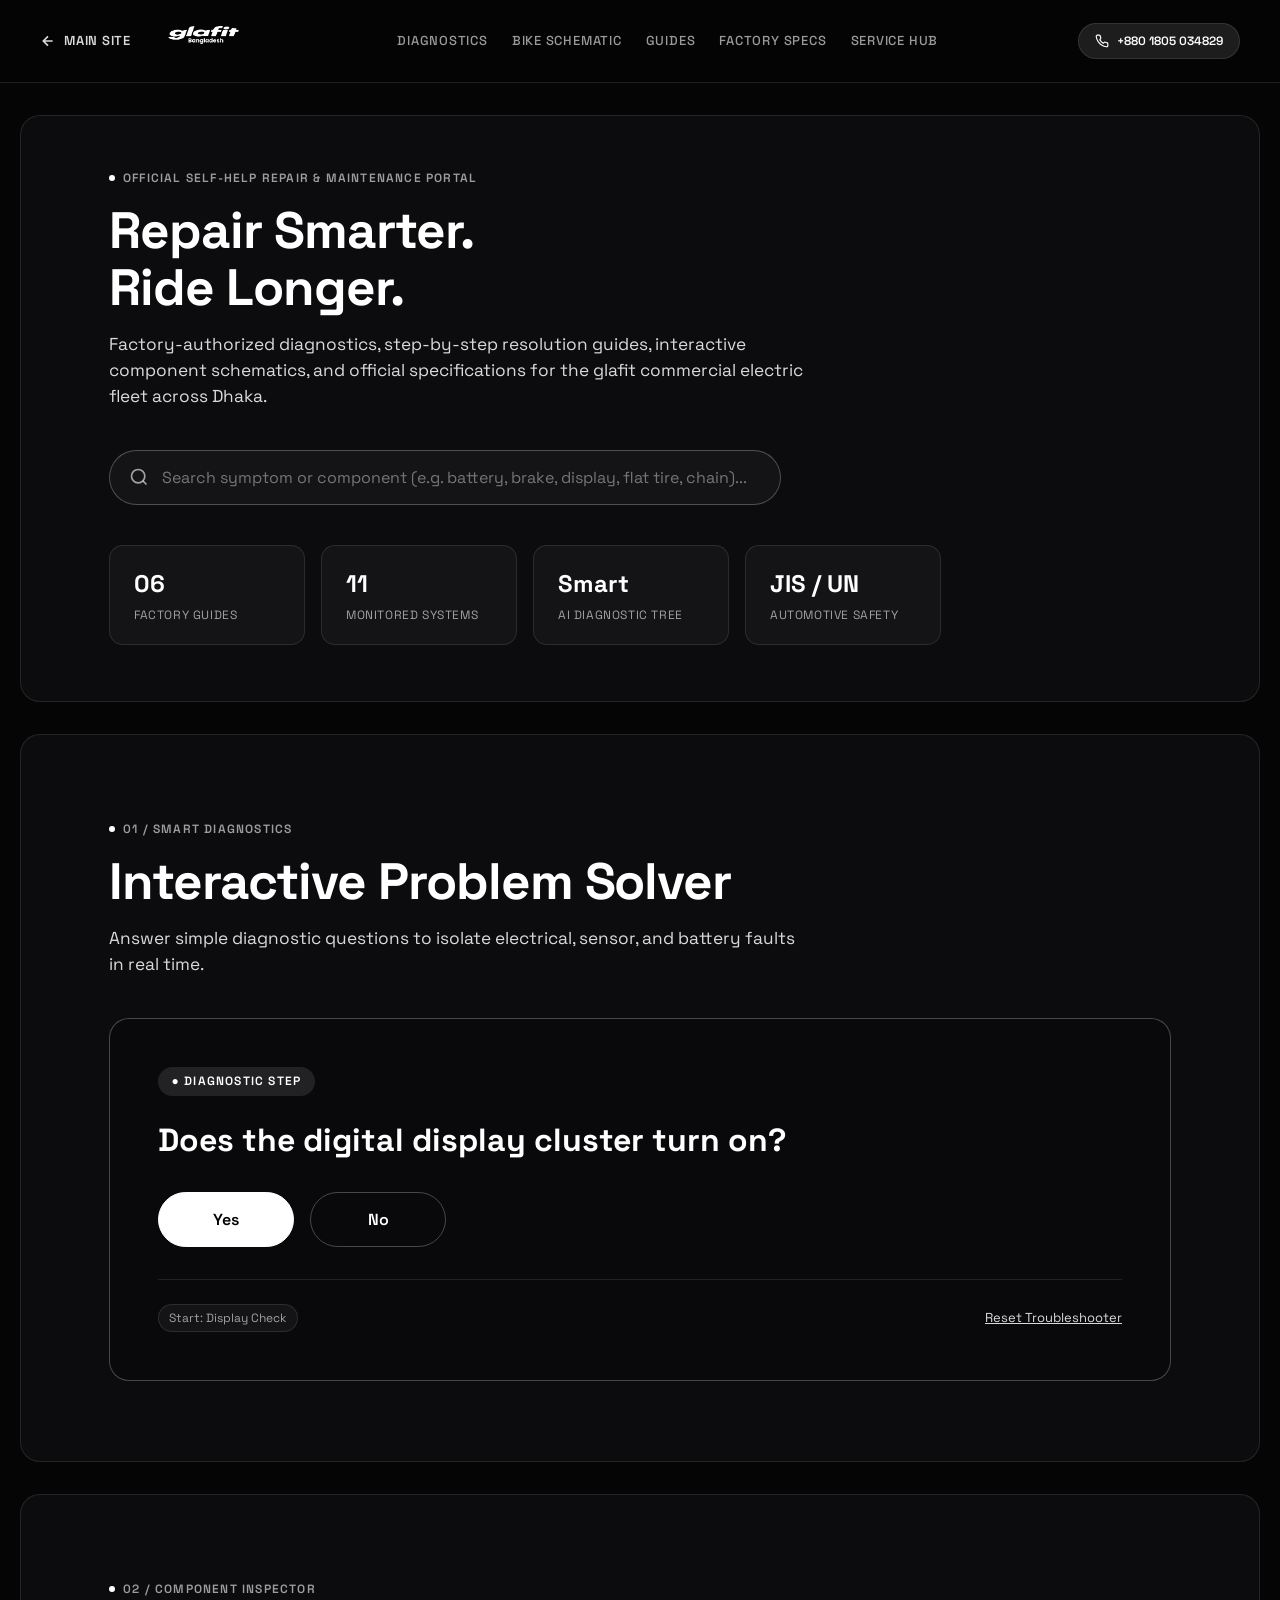
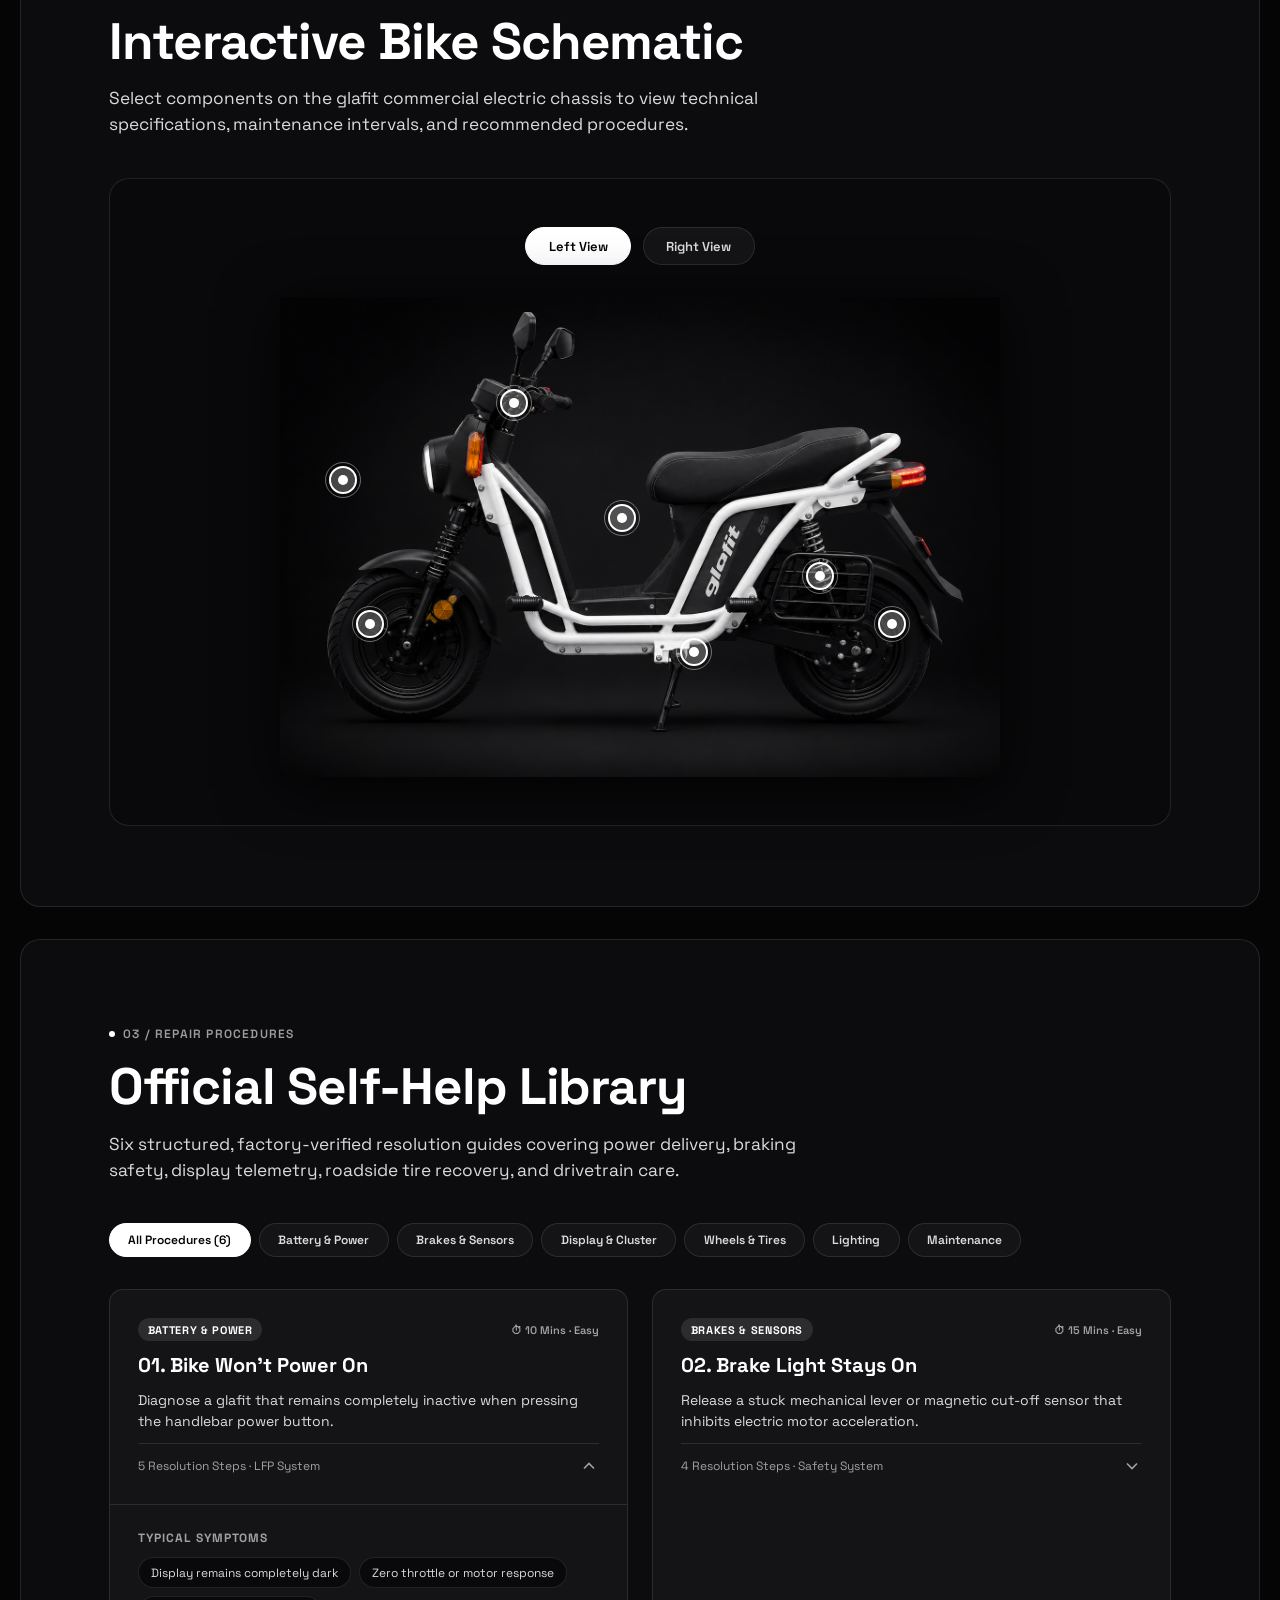
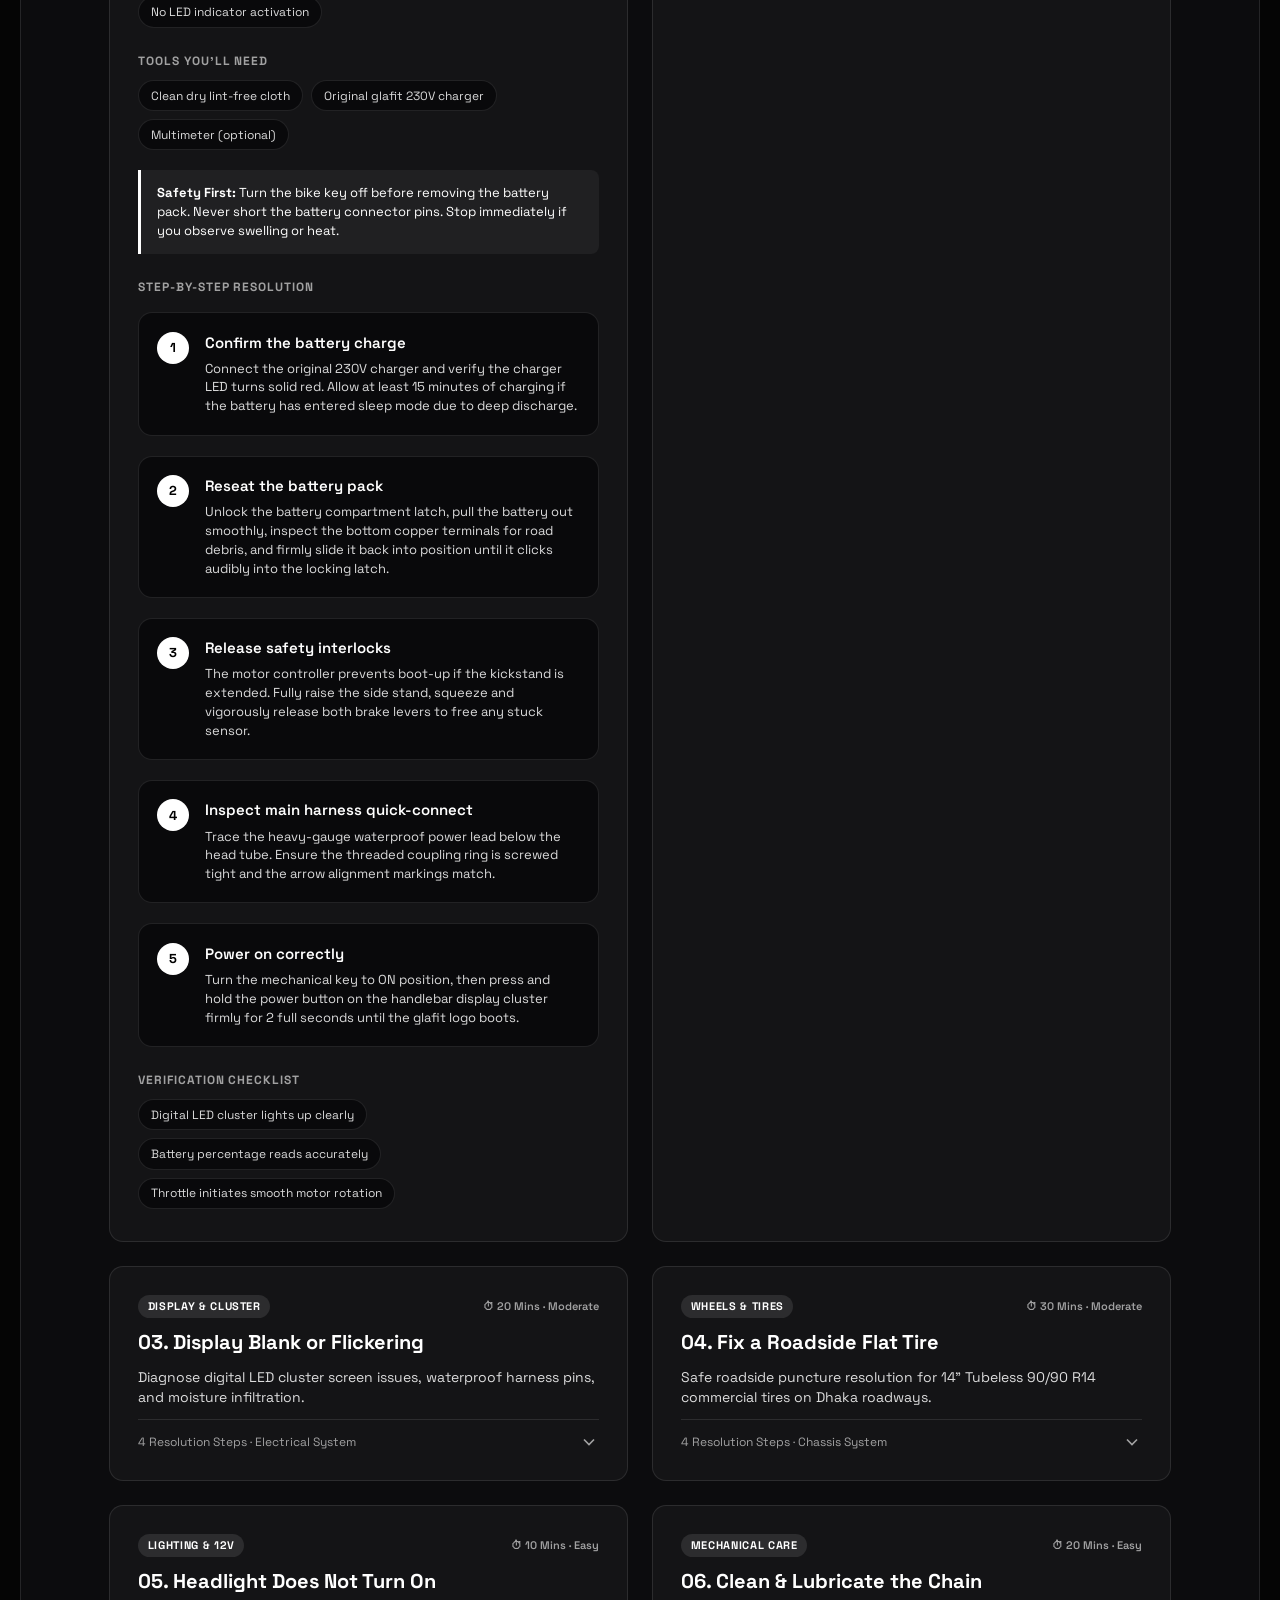
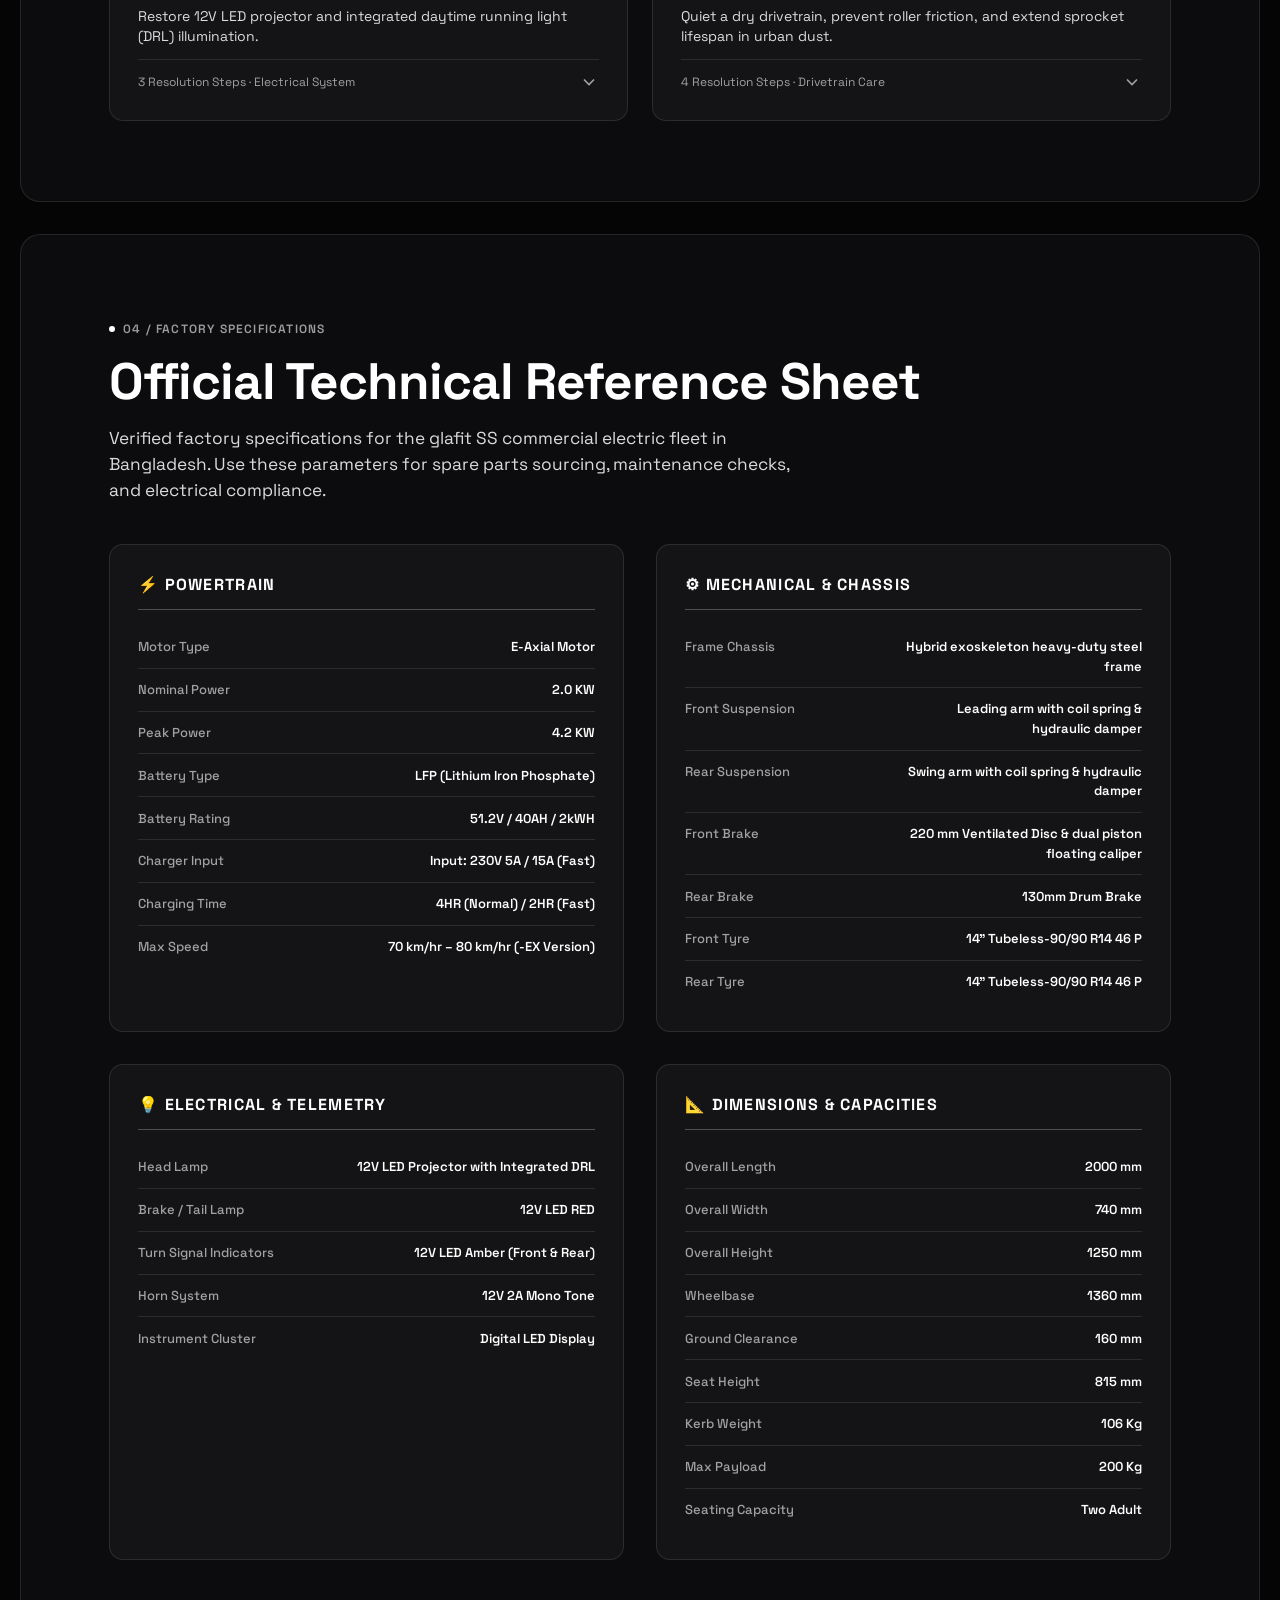
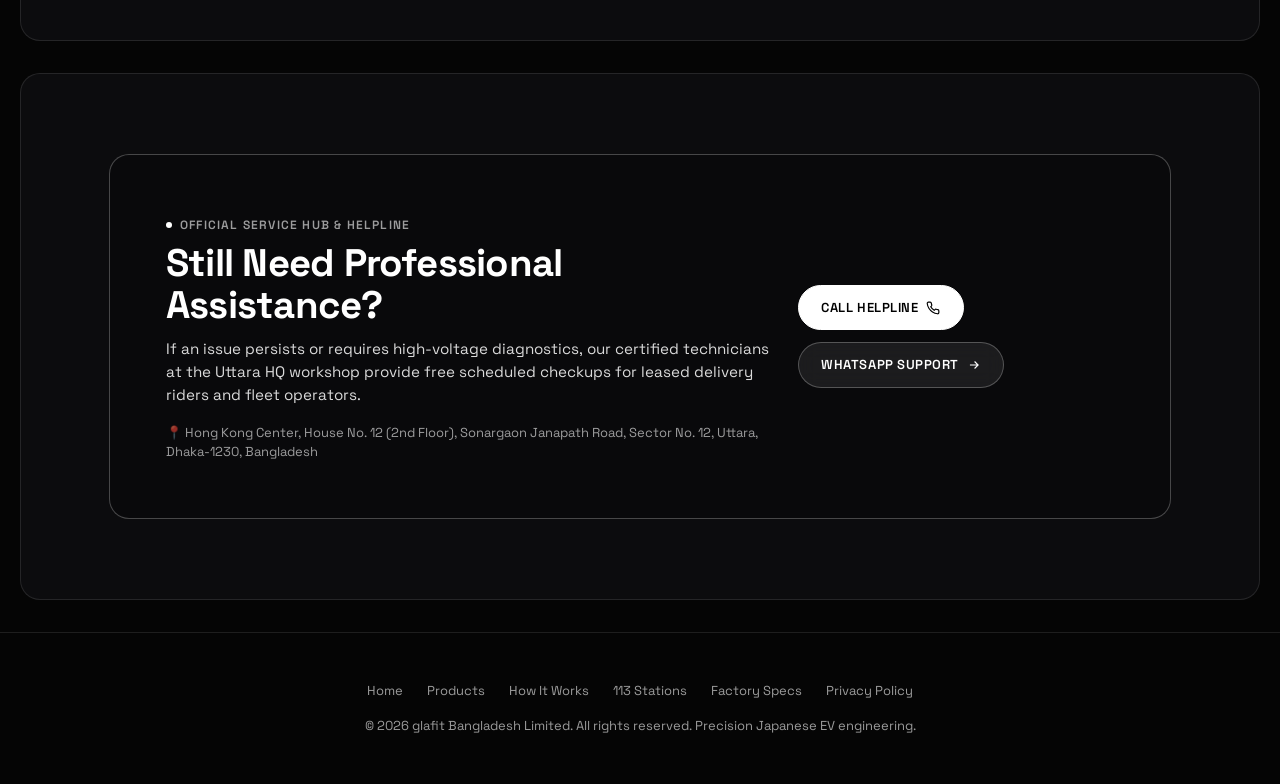
<file: repair.html>
<!DOCTYPE html>
<html lang="en">
<head>
  <meta charset="UTF-8">
  <meta name="viewport" content="width=device-width, initial-scale=1.0">
  <title>Repair &amp; Service Guide | glafit Bangladesh</title>
  <meta name="description" content="Official self-service repair guide, smart diagnostics, interactive component schematic, and factory specifications for glafit commercial electric bikes in Dhaka, Bangladesh.">
  <link rel="icon" type="image/png" href="logo.png">
  <link rel="preconnect" href="https://fonts.googleapis.com">
  <link rel="preconnect" href="https://fonts.gstatic.com" crossorigin>
  <link href="https://fonts.googleapis.com/css2?family=Space+Grotesk:wght@300;400;500;600;700&display=swap" rel="stylesheet">
  
  <style>
    /* CSS Variables matching main landing page */
    :root {
      --bg-black: #050505;
      --surface-dark: #0c0c0e;
      --surface-card: #141416;
      --surface-card-hover: #1b1b1f;
      --border-subtle: rgba(255, 255, 255, 0.10);
      --border-bright: rgba(255, 255, 255, 0.25);
      --white-100: #ffffff;
      --white-85: rgba(255, 255, 255, 0.85);
      --white-60: rgba(255, 255, 255, 0.60);
      --white-30: rgba(255, 255, 255, 0.30);
      --white-10: rgba(255, 255, 255, 0.10);
      --radius-sm: 8px;
      --radius-md: 14px;
      --radius-lg: 20px;
      --radius-pill: 9999px;
      --ease-smooth: cubic-bezier(0.16, 1, 0.3, 1);
    }

    * {
      box-sizing: border-box;
      margin: 0;
      padding: 0;
      -webkit-font-smoothing: antialiased;
    }

    body {
      background-color: var(--bg-black);
      color: var(--white-100);
      font-family: 'Space Grotesk', -apple-system, BlinkMacSystemFont, sans-serif;
      overflow-x: hidden;
      line-height: 1.5;
    }

    a {
      color: inherit;
      text-decoration: none;
    }

    /* Layout Container */
    .container {
      width: 100%;
      max-width: 1280px;
      margin: 0 auto;
      padding: 0 1.5rem;
    }
    @media (min-width: 768px) {
      .container {
        padding: 0 2.5rem;
      }
    }

    /* Buttons */
    .btn-pill {
      display: inline-flex;
      align-items: center;
      justify-content: center;
      gap: 0.5rem;
      padding: 0.75rem 1.4rem;
      border-radius: var(--radius-pill);
      font-size: 0.8125rem;
      font-weight: 600;
      text-transform: uppercase;
      letter-spacing: 0.04em;
      transition: all 0.2s var(--ease-smooth);
      cursor: pointer;
      white-space: nowrap;
      border: 1px solid transparent;
    }
    .btn-pill:hover {
      transform: scale(1.02);
    }
    .btn-pill:active {
      transform: scale(0.98);
    }
    .btn-pill.primary-white {
      background: #ffffff;
      color: #000000;
      border-color: #ffffff;
    }
    .btn-pill.primary-white:hover {
      background: #e4e4e7;
    }
    .btn-pill.outline-white {
      background: rgba(255, 255, 255, 0.08);
      color: #ffffff;
      border-color: var(--border-bright);
      backdrop-filter: blur(10px);
    }
    .btn-pill.outline-white:hover {
      background: rgba(255, 255, 255, 0.18);
      border-color: #ffffff;
    }

    /* Site Header */
    .site-header {
      position: sticky;
      top: 0;
      z-index: 100;
      background: rgba(5, 5, 5, 0.88);
      backdrop-filter: blur(16px);
      border-bottom: 1px solid var(--border-subtle);
      padding: 1rem 1.5rem;
    }
    @media (min-width: 768px) {
      .site-header {
        padding: 1.25rem 2.5rem;
      }
    }
    .header-inner {
      max-width: 1280px;
      margin: 0 auto;
      display: flex;
      align-items: center;
      justify-content: space-between;
      gap: 1rem;
    }
    .header-left {
      display: flex;
      align-items: center;
      gap: 1.5rem;
    }
    .back-home-link {
      display: inline-flex;
      align-items: center;
      gap: 0.5rem;
      font-size: 0.8125rem;
      font-weight: 600;
      text-transform: uppercase;
      letter-spacing: 0.06em;
      color: var(--white-85);
      transition: color 0.2s ease;
    }
    .back-home-link:hover {
      color: #ffffff;
    }
    .header-logo {
      height: 2.2rem;
      width: auto;
      object-fit: contain;
    }
    .header-nav {
      display: none;
      align-items: center;
      gap: 1.5rem;
    }
    @media (min-width: 1024px) {
      .header-nav {
        display: flex;
      }
    }
    .header-nav a {
      font-size: 0.8125rem;
      font-weight: 500;
      color: var(--white-60);
      text-transform: uppercase;
      letter-spacing: 0.06em;
      transition: color 0.15s ease;
    }
    .header-nav a:hover,
    .header-nav a.active {
      color: #ffffff;
    }
    .header-right {
      display: flex;
      align-items: center;
      gap: 1rem;
    }
    .helpline-btn {
      display: none;
      font-size: 0.75rem;
      font-weight: 600;
      color: #ffffff;
      background: rgba(255, 255, 255, 0.10);
      padding: 0.5rem 1rem;
      border-radius: var(--radius-pill);
      border: 1px solid var(--border-subtle);
      transition: all 0.2s ease;
    }
    @media (min-width: 640px) {
      .helpline-btn {
        display: inline-flex;
        align-items: center;
        gap: 0.5rem;
      }
    }
    .helpline-btn:hover {
      background: #ffffff;
      color: #000000;
    }

    /* Section Cards & Eyebrow */
    .section-card {
      margin: 1.5rem 0.75rem;
      border-radius: var(--radius-lg);
      padding: 3.5rem 1.5rem;
      position: relative;
      background: var(--surface-dark);
      border: 1px solid var(--border-subtle);
    }
    @media (min-width: 640px) {
      .section-card {
        margin: 2rem 1.25rem;
        padding: 5rem 3rem;
      }
    }
    .eyebrow {
      display: inline-flex;
      align-items: center;
      gap: 0.5rem;
      font-size: 0.75rem;
      font-weight: 600;
      text-transform: uppercase;
      letter-spacing: 0.1em;
      color: var(--white-60);
      margin-bottom: 1rem;
    }
    .eyebrow-dot {
      width: 0.375rem;
      height: 0.375rem;
      border-radius: 50%;
      background: #ffffff;
    }
    .section-heading {
      font-size: clamp(2rem, 4vw, 3.25rem);
      font-weight: 700;
      letter-spacing: -0.02em;
      line-height: 1.1;
      margin-bottom: 1rem;
      color: #ffffff;
    }
    .section-lead {
      font-size: clamp(1rem, 1.35vw, 1.2rem);
      color: var(--white-85);
      max-width: 44rem;
      line-height: 1.5;
      margin-bottom: 2.5rem;
    }

    /* HERO SECTION */
    .repair-hero {
      padding-top: 3rem;
      padding-bottom: 3.5rem;
      border-bottom: 1px solid var(--border-subtle);
    }
    .hero-meta-stats {
      display: grid;
      grid-template-columns: repeat(2, 1fr);
      gap: 1rem;
      margin-top: 2.5rem;
      max-width: 52rem;
    }
    @media (min-width: 768px) {
      .hero-meta-stats {
        grid-template-columns: repeat(4, 1fr);
      }
    }
    .stat-pill-card {
      background: var(--surface-card);
      border: 1px solid var(--border-subtle);
      border-radius: var(--radius-md);
      padding: 1.25rem 1.5rem;
      display: flex;
      flex-direction: column;
      gap: 0.25rem;
    }
    .stat-num {
      font-size: 1.5rem;
      font-weight: 700;
      color: #ffffff;
    }
    .stat-lbl {
      font-size: 0.75rem;
      text-transform: uppercase;
      letter-spacing: 0.05em;
      color: var(--white-60);
    }

    /* Search & Filter Bar */
    .search-box-wrap {
      margin-top: 2rem;
      max-width: 42rem;
      position: relative;
    }
    .repair-search-input {
      width: 100%;
      background: var(--surface-card);
      border: 1px solid var(--border-bright);
      border-radius: var(--radius-pill);
      padding: 1rem 1.5rem 1rem 3.25rem;
      color: #ffffff;
      font-size: 1rem;
      outline: none;
      transition: all 0.2s ease;
      font-family: inherit;
    }
    .repair-search-input:focus {
      border-color: #ffffff;
      box-shadow: 0 0 20px rgba(255, 255, 255, 0.15);
    }
    .search-icon-svg {
      position: absolute;
      left: 1.25rem;
      top: 50%;
      transform: translateY(-50%);
      width: 1.25rem;
      height: 1.25rem;
      color: var(--white-60);
    }

    /* SECTION 01: SMART TROUBLESHOOTER (DECISION TREE) */
    .diagnostics-panel {
      background: #09090b;
      border: 1px solid var(--border-bright);
      border-radius: var(--radius-lg);
      padding: 2rem;
      margin-top: 2rem;
      position: relative;
      overflow: hidden;
    }
    @media (min-width: 768px) {
      .diagnostics-panel {
        padding: 3rem;
      }
    }
    .diag-kicker {
      display: inline-flex;
      align-items: center;
      gap: 0.5rem;
      font-size: 0.75rem;
      font-weight: 600;
      text-transform: uppercase;
      letter-spacing: 0.1em;
      color: #ffffff;
      background: rgba(255, 255, 255, 0.10);
      padding: 0.35rem 0.85rem;
      border-radius: var(--radius-pill);
      margin-bottom: 1.5rem;
    }
    .diag-question-text {
      font-size: clamp(1.5rem, 2.5vw, 2.25rem);
      font-weight: 700;
      color: #ffffff;
      margin-bottom: 2rem;
      line-height: 1.25;
    }
    .diag-btn-group {
      display: flex;
      flex-wrap: wrap;
      gap: 1rem;
    }
    .diag-btn {
      min-width: 8.5rem;
      padding: 1rem 2rem;
      font-size: 1rem;
      font-weight: 600;
      border-radius: var(--radius-pill);
      cursor: pointer;
      transition: all 0.2s ease;
      font-family: inherit;
    }
    .diag-btn.yes {
      background: #ffffff;
      color: #000000;
      border: 1px solid #ffffff;
    }
    .diag-btn.yes:hover {
      background: #e4e4e7;
      transform: scale(1.02);
    }
    .diag-btn.no {
      background: transparent;
      color: #ffffff;
      border: 1px solid var(--border-bright);
    }
    .diag-btn.no:hover {
      border-color: #ffffff;
      background: rgba(255, 255, 255, 0.10);
      transform: scale(1.02);
    }
    .diag-history-bar {
      margin-top: 2rem;
      padding-top: 1.5rem;
      border-top: 1px solid var(--border-subtle);
      display: flex;
      flex-wrap: wrap;
      align-items: center;
      justify-content: space-between;
      gap: 1rem;
      font-size: 0.8125rem;
      color: var(--white-60);
    }
    .diag-breadcrumbs {
      display: flex;
      flex-wrap: wrap;
      gap: 0.5rem;
      align-items: center;
    }
    .diag-crumb {
      background: var(--surface-card);
      border: 1px solid var(--border-subtle);
      padding: 0.25rem 0.65rem;
      border-radius: var(--radius-pill);
      font-size: 0.75rem;
    }
    .diag-restart-btn {
      background: none;
      border: none;
      color: var(--white-85);
      cursor: pointer;
      text-decoration: underline;
      font-size: 0.8125rem;
      font-family: inherit;
    }
    .diag-restart-btn:hover {
      color: #ffffff;
    }

    /* Diagnosis Result Card */
    .diag-result-card {
      background: #121215;
      border: 1px solid #ffffff;
      border-radius: var(--radius-md);
      padding: 2rem;
      margin-top: 1.5rem;
      display: flex;
      flex-direction: column;
      gap: 1rem;
    }
    .diag-result-badge {
      align-self: flex-start;
      background: #ffffff;
      color: #000000;
      font-size: 0.75rem;
      font-weight: 700;
      padding: 0.25rem 0.75rem;
      border-radius: var(--radius-pill);
      text-transform: uppercase;
      letter-spacing: 0.05em;
    }
    .diag-result-title {
      font-size: 1.5rem;
      font-weight: 700;
      color: #ffffff;
    }
    .diag-result-desc {
      font-size: 0.95rem;
      color: var(--white-85);
      line-height: 1.5;
    }

    /* SECTION 02: BIKE HOTSPOT SCHEMATIC */
    .bike-stage-wrap {
      background: #09090b;
      border: 1px solid var(--border-subtle);
      border-radius: var(--radius-lg);
      padding: 2rem 1.5rem;
      margin-top: 2rem;
      position: relative;
    }
    @media (min-width: 768px) {
      .bike-stage-wrap {
        padding: 3rem 2.5rem;
      }
    }
    .view-toggle-bar {
      display: flex;
      justify-content: center;
      gap: 0.75rem;
      margin-bottom: 2rem;
    }
    .view-toggle-btn {
      background: var(--surface-card);
      border: 1px solid var(--border-subtle);
      color: var(--white-85);
      padding: 0.6rem 1.4rem;
      border-radius: var(--radius-pill);
      font-size: 0.8125rem;
      font-weight: 600;
      cursor: pointer;
      transition: all 0.2s ease;
      font-family: inherit;
    }
    .view-toggle-btn.active {
      background: #ffffff;
      color: #000000;
      border-color: #ffffff;
    }
    .schematic-canvas {
      position: relative;
      max-width: 900px;
      margin: 0 auto;
      display: flex;
      justify-content: center;
      align-items: center;
      min-height: 380px;
    }
    .schematic-img {
      width: 100%;
      height: auto;
      max-height: 480px;
      object-fit: contain;
      filter: drop-shadow(0 10px 30px rgba(0,0,0,0.8));
      transition: opacity 0.3s ease;
    }

    /* Hotspot Pins */
    .hotspot-pin {
      position: absolute;
      width: 28px;
      height: 28px;
      border-radius: 50%;
      background: rgba(255, 255, 255, 0.25);
      border: 2px solid #ffffff;
      display: flex;
      align-items: center;
      justify-content: center;
      cursor: pointer;
      transform: translate(-50%, -50%);
      transition: transform 0.2s ease, background 0.2s ease;
      z-index: 10;
    }
    .hotspot-pin::after {
      content: '';
      position: absolute;
      inset: -6px;
      border-radius: 50%;
      border: 1px solid rgba(255, 255, 255, 0.4);
      animation: pulse-ring 2s cubic-bezier(0.215, 0.61, 0.355, 1) infinite;
    }
    .hotspot-pin-core {
      width: 10px;
      height: 10px;
      border-radius: 50%;
      background: #ffffff;
    }
    .hotspot-pin:hover,
    .hotspot-pin.active {
      transform: translate(-50%, -50%) scale(1.2);
      background: #ffffff;
    }
    .hotspot-pin:hover .hotspot-pin-core,
    .hotspot-pin.active .hotspot-pin-core {
      background: #000000;
    }
    @keyframes pulse-ring {
      0% { transform: scale(0.7); opacity: 0.8; }
      100% { transform: scale(1.6); opacity: 0; }
    }

    /* Hotspot Component Inspector Drawer/Card */
    .component-detail-drawer {
      margin-top: 2rem;
      background: var(--surface-card);
      border: 1px solid var(--border-bright);
      border-radius: var(--radius-md);
      padding: 1.75rem;
      display: none;
      animation: fadeIn 0.3s ease;
    }
    .component-detail-drawer.show {
      display: block;
    }
    @keyframes fadeIn {
      from { opacity: 0; transform: translateY(10px); }
      to { opacity: 1; transform: translateY(0); }
    }

    /* SECTION 03: THE 6 GUIDES */
    .guides-filter-row {
      display: flex;
      flex-wrap: wrap;
      gap: 0.5rem;
      margin-bottom: 2rem;
    }
    .filter-chip {
      background: var(--surface-card);
      border: 1px solid var(--border-subtle);
      color: var(--white-85);
      padding: 0.5rem 1.15rem;
      border-radius: var(--radius-pill);
      font-size: 0.75rem;
      font-weight: 600;
      cursor: pointer;
      transition: all 0.2s ease;
      font-family: inherit;
    }
    .filter-chip.active {
      background: #ffffff;
      color: #000000;
      border-color: #ffffff;
    }
    .guides-grid {
      display: grid;
      grid-template-columns: repeat(1, minmax(0, 1fr));
      gap: 1.5rem;
    }
    @media (min-width: 900px) {
      .guides-grid {
        grid-template-columns: repeat(2, minmax(0, 1fr));
      }
    }
    .guide-accordion-card {
      background: var(--surface-card);
      border: 1px solid var(--border-subtle);
      border-radius: var(--radius-md);
      overflow: hidden;
      transition: border-color 0.2s ease, transform 0.2s ease;
    }
    .guide-accordion-card:hover {
      border-color: var(--border-bright);
    }
    .guide-card-header {
      padding: 1.75rem;
      cursor: pointer;
      display: flex;
      flex-direction: column;
      gap: 0.75rem;
      user-select: none;
    }
    .guide-badge-row {
      display: flex;
      justify-content: space-between;
      align-items: center;
    }
    .guide-tag {
      font-size: 0.6875rem;
      font-weight: 700;
      text-transform: uppercase;
      letter-spacing: 0.06em;
      padding: 0.2rem 0.6rem;
      border-radius: var(--radius-pill);
      background: rgba(255, 255, 255, 0.10);
      color: #ffffff;
    }
    .guide-difficulty {
      font-size: 0.6875rem;
      font-weight: 600;
      color: var(--white-60);
      display: flex;
      align-items: center;
      gap: 0.35rem;
    }
    .guide-card-title {
      font-size: 1.25rem;
      font-weight: 700;
      color: #ffffff;
      line-height: 1.25;
    }
    .guide-card-lead {
      font-size: 0.875rem;
      color: var(--white-85);
      line-height: 1.45;
    }
    .guide-card-meta {
      display: flex;
      justify-content: space-between;
      align-items: center;
      padding-top: 0.75rem;
      border-top: 1px solid var(--border-subtle);
      font-size: 0.75rem;
      color: var(--white-60);
    }
    .guide-toggle-icon {
      width: 1.25rem;
      height: 1.25rem;
      transition: transform 0.3s ease;
    }
    .guide-accordion-card.open .guide-toggle-icon {
      transform: rotate(180deg);
    }

    /* Expandable Body */
    .guide-card-body {
      padding: 0 1.75rem 2rem;
      border-top: 1px solid var(--border-subtle);
      display: none;
      animation: fadeIn 0.25s ease;
    }
    .guide-accordion-card.open .guide-card-body {
      display: block;
    }
    .guide-section-block {
      margin-top: 1.5rem;
    }
    .guide-block-label {
      font-size: 0.75rem;
      font-weight: 700;
      text-transform: uppercase;
      letter-spacing: 0.08em;
      color: var(--white-60);
      margin-bottom: 0.65rem;
    }
    .guide-pill-list {
      display: flex;
      flex-wrap: wrap;
      gap: 0.5rem;
    }
    .guide-item-pill {
      background: #09090b;
      border: 1px solid var(--border-subtle);
      padding: 0.35rem 0.75rem;
      border-radius: var(--radius-pill);
      font-size: 0.75rem;
      color: var(--white-85);
    }
    .safety-alert-box {
      background: rgba(255, 255, 255, 0.05);
      border-left: 3px solid #ffffff;
      padding: 0.85rem 1rem;
      border-radius: 0 var(--radius-sm) var(--radius-sm) 0;
      margin-top: 1.25rem;
      font-size: 0.8125rem;
      color: #ffffff;
      line-height: 1.45;
    }
    .steps-timeline {
      display: flex;
      flex-direction: column;
      gap: 1.25rem;
      margin-top: 1rem;
    }
    .step-item {
      display: flex;
      gap: 1rem;
      background: #09090b;
      border: 1px solid var(--border-subtle);
      padding: 1.15rem;
      border-radius: var(--radius-md);
    }
    .step-badge {
      width: 2rem;
      height: 2rem;
      border-radius: 50%;
      background: #ffffff;
      color: #000000;
      font-weight: 700;
      font-size: 0.8125rem;
      display: grid;
      place-items: center;
      flex-shrink: 0;
    }
    .step-content {
      display: flex;
      flex-direction: column;
      gap: 0.35rem;
    }
    .step-title {
      font-size: 0.9375rem;
      font-weight: 600;
      color: #ffffff;
    }
    .step-desc {
      font-size: 0.8125rem;
      color: var(--white-85);
      line-height: 1.45;
    }

    /* SECTION 04: FACTORY SPECIFICATION SHEET */
    .specs-table-container {
      margin-top: 2rem;
      display: grid;
      grid-template-columns: 1fr;
      gap: 2rem;
    }
    @media (min-width: 900px) {
      .specs-table-container {
        grid-template-columns: 1fr 1fr;
      }
    }
    .spec-group-card {
      background: var(--surface-card);
      border: 1px solid var(--border-subtle);
      border-radius: var(--radius-md);
      padding: 1.75rem;
    }
    .spec-group-title {
      font-size: 1rem;
      font-weight: 700;
      text-transform: uppercase;
      letter-spacing: 0.08em;
      color: #ffffff;
      padding-bottom: 0.75rem;
      border-bottom: 1px solid var(--border-bright);
      margin-bottom: 1rem;
    }
    .spec-rows-list {
      display: flex;
      flex-direction: column;
    }
    .spec-table-row {
      display: flex;
      justify-content: space-between;
      padding: 0.7rem 0;
      border-bottom: 1px solid var(--border-subtle);
      font-size: 0.8125rem;
      gap: 1rem;
    }
    .spec-table-row:last-child {
      border-bottom: none;
    }
    .spec-col-label {
      color: var(--white-60);
      font-weight: 500;
      flex: 1;
    }
    .spec-col-val {
      color: #ffffff;
      font-weight: 600;
      text-align: right;
      flex: 1.2;
    }

    /* SECTION 05: SUPPORT & HELPLINE */
    .support-card {
      background: #09090b;
      border: 1px solid var(--border-bright);
      border-radius: var(--radius-lg);
      padding: 2.5rem 1.5rem;
      display: flex;
      flex-direction: column;
      gap: 1.5rem;
    }
    @media (min-width: 768px) {
      .support-card {
        padding: 3.5rem;
        flex-direction: row;
        justify-content: space-between;
        align-items: center;
      }
    }
    .support-copy {
      max-width: 38rem;
    }
    .support-actions {
      display: flex;
      flex-wrap: wrap;
      gap: 0.75rem;
    }

    /* Footer */
    .site-footer {
      padding: 3rem 1.5rem;
      border-top: 1px solid var(--border-subtle);
      text-align: center;
      font-size: 0.8125rem;
      color: var(--white-60);
    }
    .footer-links {
      display: flex;
      justify-content: center;
      flex-wrap: wrap;
      gap: 1.5rem;
      margin-bottom: 1rem;
    }
    .footer-links a:hover {
      color: #ffffff;
    }
  </style>
</head>
<body>

  <!-- SITE HEADER -->
  <header class="site-header">
    <div class="header-inner">
      <div class="header-left">
        <a href="index.html" class="back-home-link">
          <svg width="16" height="16" viewBox="0 0 24 24" fill="none" stroke="currentColor" stroke-width="2.5"><path d="M19 12H5M12 19l-7-7 7-7"/></svg>
          <span>Main Site</span>
        </a>
        <a href="index.html">
          <img src="logo.png" alt="glafit Bangladesh" class="header-logo">
        </a>
      </div>

      <nav class="header-nav">
        <a href="#diagnostics">Diagnostics</a>
        <a href="#hotspots">Bike Schematic</a>
        <a href="#guides">Guides</a>
        <a href="#specs">Factory Specs</a>
        <a href="#support">Service Hub</a>
      </nav>

      <div class="header-right">
        <a href="tel:+8801805034829" class="helpline-btn">
          <svg width="14" height="14" viewBox="0 0 24 24" fill="none" stroke="currentColor" stroke-width="2"><path d="M22 16.92v3a2 2 0 0 1-2.18 2 19.79 19.79 0 0 1-8.63-3.07 19.5 19.5 0 0 1-6-6 19.79 19.79 0 0 1-3.07-8.67A2 2 0 0 1 4.11 2h3a2 2 0 0 1 2 1.72 12.84 12.84 0 0 0 .7 2.81 2 2 0 0 1-.45 2.11L8.09 9.91a16 16 0 0 0 6 6l1.27-1.27a2 2 0 0 1 2.11-.45 12.84 12.84 0 0 0 2.81.7A2 2 0 0 1 22 16.92z"/></svg>
          <span>+880 1805 034829</span>
        </a>
      </div>
    </div>
  </header>

  <main>
    <!-- HERO SECTION -->
    <section class="section-card repair-hero">
      <div class="container">
        <div class="eyebrow">
          <span class="eyebrow-dot"></span>
          <span>Official Self-Help Repair &amp; Maintenance Portal</span>
        </div>
        <h1 class="section-heading">
          Repair Smarter.<br>Ride Longer.
        </h1>
        <p class="section-lead">
          Factory-authorized diagnostics, step-by-step resolution guides, interactive component schematics, and official specifications for the glafit commercial electric fleet across Dhaka.
        </p>

        <!-- Search input -->
        <div class="search-box-wrap">
          <svg class="search-icon-svg" viewBox="0 0 24 24" fill="none" stroke="currentColor" stroke-width="2"><circle cx="11" cy="11" r="8"/><path d="m21 21-4.3-4.3"/></svg>
          <input type="text" id="guideSearchInput" class="repair-search-input" placeholder="Search symptom or component (e.g. battery, brake, display, flat tire, chain)...">
        </div>

        <!-- Meta stat pills -->
        <div class="hero-meta-stats">
          <div class="stat-pill-card">
            <span class="stat-num">06</span>
            <span class="stat-lbl">Factory Guides</span>
          </div>
          <div class="stat-pill-card">
            <span class="stat-num">11</span>
            <span class="stat-lbl">Monitored Systems</span>
          </div>
          <div class="stat-pill-card">
            <span class="stat-num">Smart</span>
            <span class="stat-lbl">AI Diagnostic Tree</span>
          </div>
          <div class="stat-pill-card">
            <span class="stat-num">JIS / UN</span>
            <span class="stat-lbl">Automotive Safety</span>
          </div>
        </div>
      </div>
    </section>

    <!-- SECTION 01: SMART TROUBLESHOOTER (DECISION TREE) -->
    <section class="section-card" id="diagnostics">
      <div class="container">
        <div class="eyebrow">
          <span class="eyebrow-dot"></span>
          <span>01 / Smart Diagnostics</span>
        </div>
        <h2 class="section-heading">Interactive Problem Solver</h2>
        <p class="section-lead">Answer simple diagnostic questions to isolate electrical, sensor, and battery faults in real time.</p>

        <div class="diagnostics-panel" id="diagPanel">
          <div class="diag-kicker">
            <span>● Diagnostic Step</span>
          </div>
          
          <div id="diagActiveQuestion">
            <h3 class="diag-question-text" id="diagPromptText">Does the digital display cluster turn on?</h3>
            <div class="diag-btn-group">
              <button type="button" class="diag-btn yes" id="btnDiagYes">Yes</button>
              <button type="button" class="diag-btn no" id="btnDiagNo">No</button>
            </div>
          </div>

          <!-- Result Box (Hidden by default) -->
          <div id="diagResultBox" class="diag-result-card" style="display:none;">
            <span class="diag-result-badge" id="diagResultBadge">Diagnosis Result</span>
            <h4 class="diag-result-title" id="diagResultTitle">Brake Cut-Off Sensor Active</h4>
            <p class="diag-result-desc" id="diagResultDesc">A brake cut-off sensor is likely stuck or misaligned, preventing motor assistance.</p>
            <div style="display:flex; flex-wrap:wrap; gap:0.75rem; margin-top:0.5rem;">
              <a href="#guides" class="btn-pill primary-white" id="diagResultGuideLink">Open Repair Guide</a>
              <button type="button" class="btn-pill outline-white" id="btnDiagRestart">Test Another Issue</button>
            </div>
          </div>

          <div class="diag-history-bar">
            <div class="diag-breadcrumbs" id="diagTrail">
              <span class="diag-crumb">Start: Display Check</span>
            </div>
            <button type="button" class="diag-restart-btn" id="btnDiagResetLink">Reset Troubleshooter</button>
          </div>
        </div>
      </div>
    </section>

    <!-- SECTION 02: INTERACTIVE BIKE HOTSPOT SCHEMATIC -->
    <section class="section-card" id="hotspots">
      <div class="container">
        <div class="eyebrow">
          <span class="eyebrow-dot"></span>
          <span>02 / Component Inspector</span>
        </div>
        <h2 class="section-heading">Interactive Bike Schematic</h2>
        <p class="section-lead">Select components on the glafit commercial electric chassis to view technical specifications, maintenance intervals, and recommended procedures.</p>

        <div class="bike-stage-wrap">
          <div class="view-toggle-bar">
            <button type="button" class="view-toggle-btn active" id="btnViewLeft">Left View</button>
            <button type="button" class="view-toggle-btn" id="btnViewRight">Right View</button>
          </div>

          <div class="schematic-canvas" id="schematicCanvas">
            <img src="images/bike-left.png" alt="glafit SS Electric Bike Schematic" class="schematic-img" id="schematicImg">

            <!-- Dynamic Hotspots positioned accurately on the bike -->
            <div class="hotspot-pin" style="left: 17%; top: 38%;" data-comp="headlight" title="Headlight & DRL">
              <div class="hotspot-pin-core"></div>
            </div>
            <div class="hotspot-pin" style="left: 36%; top: 22%;" data-comp="cluster" title="Digital LED Display">
              <div class="hotspot-pin-core"></div>
            </div>
            <div class="hotspot-pin" style="left: 48%; top: 46%;" data-comp="battery" title="2kWH LFP Swappable Battery">
              <div class="hotspot-pin-core"></div>
            </div>
            <div class="hotspot-pin" style="left: 78%; top: 68%;" data-comp="motor" title="Musashi 2KW E-Axial Motor">
              <div class="hotspot-pin-core"></div>
            </div>
            <div class="hotspot-pin" style="left: 20%; top: 68%;" data-comp="frontbrake" title="220mm Front Ventilated Disc">
              <div class="hotspot-pin-core"></div>
            </div>
            <div class="hotspot-pin" style="left: 56%; top: 74%;" data-comp="sidestand" title="Side Stand Safety Sensor">
              <div class="hotspot-pin-core"></div>
            </div>
            <div class="hotspot-pin" style="left: 70%; top: 58%;" data-comp="drivetrain" title="Drive Chain & Suspension">
              <div class="hotspot-pin-core"></div>
            </div>
          </div>

          <!-- Component Details Card -->
          <div class="component-detail-drawer" id="compDrawer">
            <div style="display:flex; justify-content:space-between; align-items:flex-start; margin-bottom:0.75rem;">
              <div>
                <span class="guide-tag" id="compSubsystem">Energy Subsystem</span>
                <h3 class="guide-card-title" id="compName" style="margin-top:0.5rem;">51.2V 40AH LFP Swappable Battery Pack</h3>
              </div>
              <button type="button" id="compCloseBtn" style="background:none; border:none; color:#ffffff; font-size:1.25rem; cursor:pointer;">✕</button>
            </div>
            <p class="guide-card-lead" id="compDesc" style="margin-bottom:1rem;">
              Lithium Iron Phosphate cells engineered for tropical thermal resilience. Equipped with automotive-grade smart BMS, IP67 waterproof quick-disconnect seals, and 60-second hot swapping.
            </p>
            <div class="guide-pill-list" id="compSpecsList">
              <span class="guide-item-pill">Rating: 51.2V / 40AH / 2kWH</span>
              <span class="guide-item-pill">Fast Charge: 2HR (15A)</span>
              <span class="guide-item-pill">Safety: Active Thermal BMS</span>
            </div>
            <div style="margin-top:1.25rem;">
              <a href="#guides" class="btn-pill primary-white" id="compGuideLink">View Relevant Guide</a>
            </div>
          </div>
        </div>
      </div>
    </section>

    <!-- SECTION 03: THE 6 STEP-BY-STEP REPAIR GUIDES -->
    <section class="section-card" id="guides">
      <div class="container">
        <div class="eyebrow">
          <span class="eyebrow-dot"></span>
          <span>03 / Repair Procedures</span>
        </div>
        <h2 class="section-heading">Official Self-Help Library</h2>
        <p class="section-lead">Six structured, factory-verified resolution guides covering power delivery, braking safety, display telemetry, roadside tire recovery, and drivetrain care.</p>

        <!-- Filter Chips -->
        <div class="guides-filter-row">
          <button type="button" class="filter-chip active" data-filter="all">All Procedures (6)</button>
          <button type="button" class="filter-chip" data-filter="battery">Battery &amp; Power</button>
          <button type="button" class="filter-chip" data-filter="brakes">Brakes &amp; Sensors</button>
          <button type="button" class="filter-chip" data-filter="display">Display &amp; Cluster</button>
          <button type="button" class="filter-chip" data-filter="wheels">Wheels &amp; Tires</button>
          <button type="button" class="filter-chip" data-filter="lighting">Lighting</button>
          <button type="button" class="filter-chip" data-filter="maintenance">Maintenance</button>
        </div>

        <div class="guides-grid" id="guidesList">

          <!-- GUIDE 01: BIKE WON'T POWER ON -->
          <article class="guide-accordion-card open" data-category="battery" id="guide-bike-wont-power-on">
            <div class="guide-card-header">
              <div class="guide-badge-row">
                <span class="guide-tag">Battery &amp; Power</span>
                <span class="guide-difficulty">⏱ 10 Mins · Easy</span>
              </div>
              <h3 class="guide-card-title">01. Bike Won’t Power On</h3>
              <p class="guide-card-lead">Diagnose a glafit that remains completely inactive when pressing the handlebar power button.</p>
              <div class="guide-card-meta">
                <span>5 Resolution Steps · LFP System</span>
                <svg class="guide-toggle-icon" viewBox="0 0 24 24" fill="none" stroke="currentColor" stroke-width="2"><path d="m6 9 6 6 6-6"/></svg>
              </div>
            </div>
            <div class="guide-card-body">
              <div class="guide-section-block">
                <div class="guide-block-label">Typical Symptoms</div>
                <div class="guide-pill-list">
                  <span class="guide-item-pill">Display remains completely dark</span>
                  <span class="guide-item-pill">Zero throttle or motor response</span>
                  <span class="guide-item-pill">No LED indicator activation</span>
                </div>
              </div>
              <div class="guide-section-block">
                <div class="guide-block-label">Tools You'll Need</div>
                <div class="guide-pill-list">
                  <span class="guide-item-pill">Clean dry lint-free cloth</span>
                  <span class="guide-item-pill">Original glafit 230V charger</span>
                  <span class="guide-item-pill">Multimeter (optional)</span>
                </div>
              </div>
              <div class="safety-alert-box">
                <strong>Safety First:</strong> Turn the bike key off before removing the battery pack. Never short the battery connector pins. Stop immediately if you observe swelling or heat.
              </div>
              <div class="guide-section-block">
                <div class="guide-block-label">Step-by-Step Resolution</div>
                <div class="steps-timeline">
                  <div class="step-item">
                    <span class="step-badge">1</span>
                    <div class="step-content">
                      <div class="step-title">Confirm the battery charge</div>
                      <div class="step-desc">Connect the original 230V charger and verify the charger LED turns solid red. Allow at least 15 minutes of charging if the battery has entered sleep mode due to deep discharge.</div>
                    </div>
                  </div>
                  <div class="step-item">
                    <span class="step-badge">2</span>
                    <div class="step-content">
                      <div class="step-title">Reseat the battery pack</div>
                      <div class="step-desc">Unlock the battery compartment latch, pull the battery out smoothly, inspect the bottom copper terminals for road debris, and firmly slide it back into position until it clicks audibly into the locking latch.</div>
                    </div>
                  </div>
                  <div class="step-item">
                    <span class="step-badge">3</span>
                    <div class="step-content">
                      <div class="step-title">Release safety interlocks</div>
                      <div class="step-desc">The motor controller prevents boot-up if the kickstand is extended. Fully raise the side stand, squeeze and vigorously release both brake levers to free any stuck sensor.</div>
                    </div>
                  </div>
                  <div class="step-item">
                    <span class="step-badge">4</span>
                    <div class="step-content">
                      <div class="step-title">Inspect main harness quick-connect</div>
                      <div class="step-desc">Trace the heavy-gauge waterproof power lead below the head tube. Ensure the threaded coupling ring is screwed tight and the arrow alignment markings match.</div>
                    </div>
                  </div>
                  <div class="step-item">
                    <span class="step-badge">5</span>
                    <div class="step-content">
                      <div class="step-title">Power on correctly</div>
                      <div class="step-desc">Turn the mechanical key to ON position, then press and hold the power button on the handlebar display cluster firmly for 2 full seconds until the glafit logo boots.</div>
                    </div>
                  </div>
                </div>
              </div>
              <div class="guide-section-block">
                <div class="guide-block-label">Verification Checklist</div>
                <div class="guide-pill-list">
                  <span class="guide-item-pill">Digital LED cluster lights up clearly</span>
                  <span class="guide-item-pill">Battery percentage reads accurately</span>
                  <span class="guide-item-pill">Throttle initiates smooth motor rotation</span>
                </div>
              </div>
            </div>
          </article>

          <!-- GUIDE 02: BRAKE LIGHT STAYS ON -->
          <article class="guide-accordion-card" data-category="brakes" id="guide-brake-light-stays-on">
            <div class="guide-card-header">
              <div class="guide-badge-row">
                <span class="guide-tag">Brakes &amp; Sensors</span>
                <span class="guide-difficulty">⏱ 15 Mins · Easy</span>
              </div>
              <h3 class="guide-card-title">02. Brake Light Stays On</h3>
              <p class="guide-card-lead">Release a stuck mechanical lever or magnetic cut-off sensor that inhibits electric motor acceleration.</p>
              <div class="guide-card-meta">
                <span>4 Resolution Steps · Safety System</span>
                <svg class="guide-toggle-icon" viewBox="0 0 24 24" fill="none" stroke="currentColor" stroke-width="2"><path d="m6 9 6 6 6-6"/></svg>
              </div>
            </div>
            <div class="guide-card-body">
              <div class="guide-section-block">
                <div class="guide-block-label">Typical Symptoms</div>
                <div class="guide-pill-list">
                  <span class="guide-item-pill">Rear 12V red brake lamp stays constantly illuminated</span>
                  <span class="guide-item-pill">Motor cuts out or refuses to provide drive assist</span>
                  <span class="guide-item-pill">Cluster shows brake symbol</span>
                </div>
              </div>
              <div class="guide-section-block">
                <div class="guide-block-label">Tools You'll Need</div>
                <div class="guide-pill-list">
                  <span class="guide-item-pill">Clean microfiber cloth</span>
                  <span class="guide-item-pill">Degreaser or contact cleaner spray</span>
                  <span class="guide-item-pill">4mm hex key</span>
                </div>
              </div>
              <div class="safety-alert-box">
                <strong>Safety First:</strong> Never ride in traffic if the motor cut-off remains stuck. Ensure the bike cannot roll unexpectedly before testing.
              </div>
              <div class="guide-section-block">
                <div class="guide-block-label">Step-by-Step Resolution</div>
                <div class="steps-timeline">
                  <div class="step-item">
                    <span class="step-badge">1</span>
                    <div class="step-content">
                      <div class="step-title">Check both brake levers</div>
                      <div class="step-desc">Examine both left (rear drum) and right (front hydraulic disc) levers. Gently push each lever forward away from the handlebar grip. If the brake light turns off, the mechanical return spring has accumulated friction.</div>
                    </div>
                  </div>
                  <div class="step-item">
                    <span class="step-badge">2</span>
                    <div class="step-content">
                      <div class="step-title">Clean the pivot joint</div>
                      <div class="step-desc">Dhaka road grime and fine sand frequently accumulate in the pivot bushing. Spray contact cleaner around the lever pivot pin and wipe away accumulated grit with a cloth.</div>
                    </div>
                  </div>
                  <div class="step-item">
                    <span class="step-badge">3</span>
                    <div class="step-content">
                      <div class="step-title">Check sensor alignment</div>
                      <div class="step-desc">Inspect the small cylindrical reed switch housed below the lever perch. Ensure the sensor magnet has not shifted. The gap should not exceed 1.5mm when the lever is fully released.</div>
                    </div>
                  </div>
                  <div class="step-item">
                    <span class="step-badge">4</span>
                    <div class="step-content">
                      <div class="step-title">Restart and test motor response</div>
                      <div class="step-desc">Cycle power key to OFF and back to ON. With the bike on center stand, gently twist throttle. Motor assist should activate immediately when brakes are untouched.</div>
                    </div>
                  </div>
                </div>
              </div>
              <div class="guide-section-block">
                <div class="guide-block-label">Verification Checklist</div>
                <div class="guide-pill-list">
                  <span class="guide-item-pill">Tail lamp illuminates ONLY when lever is squeezed</span>
                  <span class="guide-item-pill">Motor cuts off instantly when brake is pulled</span>
                  <span class="guide-item-pill">Brake warning icon disappears from cluster</span>
                </div>
              </div>
            </div>
          </article>

          <!-- GUIDE 03: DISPLAY BLANK OR FLICKERING -->
          <article class="guide-accordion-card" data-category="display" id="guide-display-blank-or-flickering">
            <div class="guide-card-header">
              <div class="guide-badge-row">
                <span class="guide-tag">Display &amp; Cluster</span>
                <span class="guide-difficulty">⏱ 20 Mins · Moderate</span>
              </div>
              <h3 class="guide-card-title">03. Display Blank or Flickering</h3>
              <p class="guide-card-lead">Diagnose digital LED cluster screen issues, waterproof harness pins, and moisture infiltration.</p>
              <div class="guide-card-meta">
                <span>4 Resolution Steps · Electrical System</span>
                <svg class="guide-toggle-icon" viewBox="0 0 24 24" fill="none" stroke="currentColor" stroke-width="2"><path d="m6 9 6 6 6-6"/></svg>
              </div>
            </div>
            <div class="guide-card-body">
              <div class="guide-section-block">
                <div class="guide-block-label">Typical Symptoms</div>
                <div class="guide-pill-list">
                  <span class="guide-item-pill">Screen goes blank during rides</span>
                  <span class="guide-item-pill">LED segments flicker over potholes</span>
                  <span class="guide-item-pill">Speedometer reads 0 km/h while moving</span>
                </div>
              </div>
              <div class="guide-section-block">
                <div class="guide-block-label">Tools You'll Need</div>
                <div class="guide-pill-list">
                  <span class="guide-item-pill">Dry microfiber towel</span>
                  <span class="guide-item-pill">Dielectric silicone grease</span>
                  <span class="guide-item-pill">Flashlight</span>
                </div>
              </div>
              <div class="safety-alert-box">
                <strong>Safety First:</strong> Never use sharp metal picks inside multi-pin quick-disconnect connectors. Turn off the master key before unplugging.
              </div>
              <div class="guide-section-block">
                <div class="guide-block-label">Step-by-Step Resolution</div>
                <div class="steps-timeline">
                  <div class="step-item">
                    <span class="step-badge">1</span>
                    <div class="step-content">
                      <div class="step-title">Rule out low battery voltage</div>
                      <div class="step-desc">If the 51.2V LFP battery drops below 44V, the internal DC-DC converter may drop the 12V cluster voltage. Verify battery charge at a charging station before opening wiring.</div>
                    </div>
                  </div>
                  <div class="step-item">
                    <span class="step-badge">2</span>
                    <div class="step-content">
                      <div class="step-title">Dry display housing after heavy rain</div>
                      <div class="step-desc">Monsoon water droplets can collect along the lower bezel. Gently dry around the rubber seal with a microfiber towel. Do not aim high-pressure water jets at the cluster.</div>
                    </div>
                  </div>
                  <div class="step-item">
                    <span class="step-badge">3</span>
                    <div class="step-content">
                      <div class="step-title">Inspect 5-pin waterproof connector</div>
                      <div class="step-desc">Locate the green/black circular waterproof plug approximately 10cm below the handlebar clamp. Unscrew the locking collar, separate the plug, verify pins are straight, and firmly reconnect aligning the interior guide groove.</div>
                    </div>
                  </div>
                  <div class="step-item">
                    <span class="step-badge">4</span>
                    <div class="step-content">
                      <div class="step-title">Perform handlebar rotation test</div>
                      <div class="step-desc">Turn the handlebars slowly from lock-to-lock (fully left, then fully right). If the screen flickers during rotation, check if the wiring loom is pinched near the steering head lock.</div>
                    </div>
                  </div>
                </div>
              </div>
              <div class="guide-section-block">
                <div class="guide-block-label">Verification Checklist</div>
                <div class="guide-pill-list">
                  <span class="guide-item-pill">Screen stays steadily lit through full handlebar swing</span>
                  <span class="guide-item-pill">Speedometer responds accurately on test roll</span>
                  <span class="guide-item-pill">Waterproof connector collar is securely hand-tightened</span>
                </div>
              </div>
            </div>
          </article>

          <!-- GUIDE 04: FIX A ROADSIDE FLAT TIRE -->
          <article class="guide-accordion-card" data-category="wheels" id="guide-roadside-flat-tire">
            <div class="guide-card-header">
              <div class="guide-badge-row">
                <span class="guide-tag">Wheels &amp; Tires</span>
                <span class="guide-difficulty">⏱ 30 Mins · Moderate</span>
              </div>
              <h3 class="guide-card-title">04. Fix a Roadside Flat Tire</h3>
              <p class="guide-card-lead">Safe roadside puncture resolution for 14" Tubeless 90/90 R14 commercial tires on Dhaka roadways.</p>
              <div class="guide-card-meta">
                <span>4 Resolution Steps · Chassis System</span>
                <svg class="guide-toggle-icon" viewBox="0 0 24 24" fill="none" stroke="currentColor" stroke-width="2"><path d="m6 9 6 6 6-6"/></svg>
              </div>
            </div>
            <div class="guide-card-body">
              <div class="guide-section-block">
                <div class="guide-block-label">Typical Symptoms</div>
                <div class="guide-pill-list">
                  <span class="guide-item-pill">Loss of tire pressure or soft sidewall</span>
                  <span class="guide-item-pill">Heavy sluggish steering feel</span>
                  <span class="guide-item-pill">Audible hissing near tire tread</span>
                </div>
              </div>
              <div class="guide-section-block">
                <div class="guide-block-label">Tools You'll Need</div>
                <div class="guide-pill-list">
                  <span class="guide-item-pill">Tubeless tire repair kit &amp; plug strip</span>
                  <span class="guide-item-pill">T-handle spiral reamer &amp; insertion tool</span>
                  <span class="guide-item-pill">Portable 12V or hand pump with gauge</span>
                </div>
              </div>
              <div class="safety-alert-box">
                <strong>Safety First:</strong> Immediately pull off high-speed roadways. Place the bike on its dual heavy-duty center stand on a flat, level surface away from bus lanes.
              </div>
              <div class="guide-section-block">
                <div class="guide-block-label">Step-by-Step Resolution</div>
                <div class="steps-timeline">
                  <div class="step-item">
                    <span class="step-badge">1</span>
                    <div class="step-content">
                      <div class="step-title">Move bike to a safe recovery spot</div>
                      <div class="step-desc">Shift to a shaded, stable sidewalk or service station. Deploy the center stand so the affected 14" tire is off the ground and can rotate freely.</div>
                    </div>
                  </div>
                  <div class="step-item">
                    <span class="step-badge">2</span>
                    <div class="step-content">
                      <div class="step-title">Locate foreign puncture object</div>
                      <div class="step-desc">Rotate the tire slowly. Inspect the thick rubber tread for embedded nails, wire, or shards. Use pliers to extract the object while noting the entry angle.</div>
                    </div>
                  </div>
                  <div class="step-item">
                    <span class="step-badge">3</span>
                    <div class="step-content">
                      <div class="step-title">Insert vulcanized tire plug</div>
                      <div class="step-desc">Insert the spiral reamer into the puncture hole to clear steel belt fibers. Thread a rubber vulcanizing strip into the eyelet needle, apply rubber cement, push firmly into the tire until 1/3 remains, and pull tool straight out. Trim excess rubber flush.</div>
                    </div>
                  </div>
                  <div class="step-item">
                    <span class="step-badge">4</span>
                    <div class="step-content">
                      <div class="step-title">Inflate and verify bead seal</div>
                      <div class="step-desc">Connect pump to the Schrader valve. Inflate to 32 PSI (front) or 35 PSI (rear with cargo). Apply soapy water to verify zero air bubbles emerge from the plug.</div>
                    </div>
                  </div>
                </div>
              </div>
              <div class="guide-section-block">
                <div class="guide-block-label">Verification Checklist</div>
                <div class="guide-pill-list">
                  <span class="guide-item-pill">Tire pressure holds steady at 32-35 PSI</span>
                  <span class="guide-item-pill">No bubbling or air leakage around repair strip</span>
                  <span class="guide-item-pill">Smooth rolling with zero rim vibration</span>
                </div>
              </div>
            </div>
          </article>

          <!-- GUIDE 05: HEADLIGHT DOES NOT TURN ON -->
          <article class="guide-accordion-card" data-category="lighting" id="guide-headlight-does-not-turn-on">
            <div class="guide-card-header">
              <div class="guide-badge-row">
                <span class="guide-tag">Lighting &amp; 12V</span>
                <span class="guide-difficulty">⏱ 10 Mins · Easy</span>
              </div>
              <h3 class="guide-card-title">05. Headlight Does Not Turn On</h3>
              <p class="guide-card-lead">Restore 12V LED projector and integrated daytime running light (DRL) illumination.</p>
              <div class="guide-card-meta">
                <span>3 Resolution Steps · Electrical System</span>
                <svg class="guide-toggle-icon" viewBox="0 0 24 24" fill="none" stroke="currentColor" stroke-width="2"><path d="m6 9 6 6 6-6"/></svg>
              </div>
            </div>
            <div class="guide-card-body">
              <div class="guide-section-block">
                <div class="guide-block-label">Typical Symptoms</div>
                <div class="guide-pill-list">
                  <span class="guide-item-pill">LED projector headlight dark in night riding</span>
                  <span class="guide-item-pill">DRL ring does not illuminate</span>
                  <span class="guide-item-pill">Indicators or horn may still function</span>
                </div>
              </div>
              <div class="guide-section-block">
                <div class="guide-block-label">Tools You'll Need</div>
                <div class="guide-pill-list">
                  <span class="guide-item-pill">Clean cloth</span>
                  <span class="guide-item-pill">Flashlight</span>
                </div>
              </div>
              <div class="safety-alert-box">
                <strong>Safety First:</strong> Avoid looking directly into the projector aperture when testing high beams. Disconnect power key before reaching behind front cowl.
              </div>
              <div class="guide-section-block">
                <div class="guide-block-label">Step-by-Step Resolution</div>
                <div class="steps-timeline">
                  <div class="step-item">
                    <span class="step-badge">1</span>
                    <div class="step-content">
                      <div class="step-title">Verify switch state and ignition</div>
                      <div class="step-desc">Confirm the ignition key is switched ON. Check the left handlebar rocker switch. Ensure it is firmly engaged into the forward position (position I for DRL, position II for high-intensity projector).</div>
                    </div>
                  </div>
                  <div class="step-item">
                    <span class="step-badge">2</span>
                    <div class="step-content">
                      <div class="step-title">Check 2-pin waterproof headlight lead</div>
                      <div class="step-desc">Reach directly behind the metal headlight mounting bracket. Trace the black shielded wire to the round waterproof connector. Push both halves firmly together and tighten the threaded lock ring.</div>
                    </div>
                  </div>
                  <div class="step-item">
                    <span class="step-badge">3</span>
                    <div class="step-content">
                      <div class="step-title">Restart auxiliary DC-DC circuit</div>
                      <div class="step-desc">Turn the master key to OFF, wait 5 seconds for the internal DC-DC converter capacitors to reset, then switch back to ON. Test the high/low beam selector switch.</div>
                    </div>
                  </div>
                </div>
              </div>
              <div class="guide-section-block">
                <div class="guide-block-label">Verification Checklist</div>
                <div class="guide-pill-list">
                  <span class="guide-item-pill">Bright, focused white LED beam illuminates ahead</span>
                  <span class="guide-item-pill">High-beam blue indicator shows on digital display</span>
                </div>
              </div>
            </div>
          </article>

          <!-- GUIDE 06: CLEAN AND LUBRICATE THE CHAIN -->
          <article class="guide-accordion-card" data-category="maintenance" id="guide-clean-lubricate-chain">
            <div class="guide-card-header">
              <div class="guide-badge-row">
                <span class="guide-tag">Mechanical Care</span>
                <span class="guide-difficulty">⏱ 20 Mins · Easy</span>
              </div>
              <h3 class="guide-card-title">06. Clean &amp; Lubricate the Chain</h3>
              <p class="guide-card-lead">Quiet a dry drivetrain, prevent roller friction, and extend sprocket lifespan in urban dust.</p>
              <div class="guide-card-meta">
                <span>4 Resolution Steps · Drivetrain Care</span>
                <svg class="guide-toggle-icon" viewBox="0 0 24 24" fill="none" stroke="currentColor" stroke-width="2"><path d="m6 9 6 6 6-6"/></svg>
              </div>
            </div>
            <div class="guide-card-body">
              <div class="guide-section-block">
                <div class="guide-block-label">Typical Symptoms</div>
                <div class="guide-pill-list">
                  <span class="guide-item-pill">Squeaking or metallic chirping while riding</span>
                  <span class="guide-item-pill">Visible red surface rust on chain links</span>
                  <span class="guide-item-pill">Stiff sluggish pedal resistance</span>
                </div>
              </div>
              <div class="guide-section-block">
                <div class="guide-block-label">Tools You'll Need</div>
                <div class="guide-pill-list">
                  <span class="guide-item-pill">Stiff nylon chain cleaning brush</span>
                  <span class="guide-item-pill">Lint-free cotton shop rags</span>
                  <span class="guide-item-pill">Dedicated synthetic e-bike chain lubricant</span>
                </div>
              </div>
              <div class="safety-alert-box">
                <strong>Safety First:</strong> Keep fingers strictly away from rotating chainrings and sprockets. Always rotate pedals backward by hand—never engage motor power while servicing the chain.
              </div>
              <div class="guide-section-block">
                <div class="guide-block-label">Step-by-Step Resolution</div>
                <div class="steps-timeline">
                  <div class="step-item">
                    <span class="step-badge">1</span>
                    <div class="step-content">
                      <div class="step-title">Dry-brush the chain thoroughly</div>
                      <div class="step-desc">Deploy center stand. Rotate the pedals backward while holding the nylon brush against the chain rollers to dislodge dry sand, road mud, and dirt particles.</div>
                    </div>
                  </div>
                  <div class="step-item">
                    <span class="step-badge">2</span>
                    <div class="step-content">
                      <div class="step-title">Apply lubricant link-by-link</div>
                      <div class="step-desc">Shake the lubricant bottle. Place the applicator tip directly over the inner roller row. Slowly rotate the pedals backward, applying one drop to each individual roller pin.</div>
                    </div>
                  </div>
                  <div class="step-item">
                    <span class="step-badge">3</span>
                    <div class="step-content">
                      <div class="step-title">Allow lubricant penetration</div>
                      <div class="step-desc">Leave the bike stationary for 5 to 10 minutes so the synthetic lubricant wicks deep into the inner bushings and O-rings.</div>
                    </div>
                  </div>
                  <div class="step-item">
                    <span class="step-badge">4</span>
                    <div class="step-content">
                      <div class="step-title">Thoroughly wipe excess surface oil</div>
                      <div class="step-desc">Wrap a clean dry rag loosely around the chain and backpedal 10 revolutions. Removing excess oil is vital; wet surface oil attracts abrasive Dhaka road dust.</div>
                    </div>
                  </div>
                </div>
              </div>
              <div class="guide-section-block">
                <div class="guide-block-label">Verification Checklist</div>
                <div class="guide-pill-list">
                  <span class="guide-item-pill">Completely silent, smooth chain travel</span>
                  <span class="guide-item-pill">No excess oil flinging onto rear wheel or brake drum</span>
                </div>
              </div>
            </div>
          </article>

        </div>
      </div>
    </section>

    <!-- SECTION 04: FACTORY SPECIFICATION SHEET (DIRECT FROM OFFICIAL SPEC) -->
    <section class="section-card" id="specs">
      <div class="container">
        <div class="eyebrow">
          <span class="eyebrow-dot"></span>
          <span>04 / Factory Specifications</span>
        </div>
        <h2 class="section-heading">Official Technical Reference Sheet</h2>
        <p class="section-lead">Verified factory specifications for the glafit SS commercial electric fleet in Bangladesh. Use these parameters for spare parts sourcing, maintenance checks, and electrical compliance.</p>

        <div class="specs-table-container">
          
          <!-- GROUP 1: POWERTRAIN -->
          <div class="spec-group-card">
            <h3 class="spec-group-title">⚡ Powertrain</h3>
            <div class="spec-rows-list">
              <div class="spec-table-row">
                <span class="spec-col-label">Motor Type</span>
                <span class="spec-col-val">E-Axial Motor</span>
              </div>
              <div class="spec-table-row">
                <span class="spec-col-label">Nominal Power</span>
                <span class="spec-col-val">2.0 KW</span>
              </div>
              <div class="spec-table-row">
                <span class="spec-col-label">Peak Power</span>
                <span class="spec-col-val">4.2 KW</span>
              </div>
              <div class="spec-table-row">
                <span class="spec-col-label">Battery Type</span>
                <span class="spec-col-val">LFP (Lithium Iron Phosphate)</span>
              </div>
              <div class="spec-table-row">
                <span class="spec-col-label">Battery Rating</span>
                <span class="spec-col-val">51.2V / 40AH / 2kWH</span>
              </div>
              <div class="spec-table-row">
                <span class="spec-col-label">Charger Input</span>
                <span class="spec-col-val">Input: 230V 5A / 15A (Fast)</span>
              </div>
              <div class="spec-table-row">
                <span class="spec-col-label">Charging Time</span>
                <span class="spec-col-val">4HR (Normal) / 2HR (Fast)</span>
              </div>
              <div class="spec-table-row">
                <span class="spec-col-label">Max Speed</span>
                <span class="spec-col-val">70 km/hr – 80 km/hr (-EX Version)</span>
              </div>
            </div>
          </div>

          <!-- GROUP 2: MECHANICAL -->
          <div class="spec-group-card">
            <h3 class="spec-group-title">⚙ Mechanical &amp; Chassis</h3>
            <div class="spec-rows-list">
              <div class="spec-table-row">
                <span class="spec-col-label">Frame Chassis</span>
                <span class="spec-col-val">Hybrid exoskeleton heavy-duty steel frame</span>
              </div>
              <div class="spec-table-row">
                <span class="spec-col-label">Front Suspension</span>
                <span class="spec-col-val">Leading arm with coil spring &amp; hydraulic damper</span>
              </div>
              <div class="spec-table-row">
                <span class="spec-col-label">Rear Suspension</span>
                <span class="spec-col-val">Swing arm with coil spring &amp; hydraulic damper</span>
              </div>
              <div class="spec-table-row">
                <span class="spec-col-label">Front Brake</span>
                <span class="spec-col-val">220 mm Ventilated Disc &amp; dual piston floating caliper</span>
              </div>
              <div class="spec-table-row">
                <span class="spec-col-label">Rear Brake</span>
                <span class="spec-col-val">130mm Drum Brake</span>
              </div>
              <div class="spec-table-row">
                <span class="spec-col-label">Front Tyre</span>
                <span class="spec-col-val">14" Tubeless-90/90 R14 46 P</span>
              </div>
              <div class="spec-table-row">
                <span class="spec-col-label">Rear Tyre</span>
                <span class="spec-col-val">14" Tubeless-90/90 R14 46 P</span>
              </div>
            </div>
          </div>

          <!-- GROUP 3: ELECTRICAL -->
          <div class="spec-group-card">
            <h3 class="spec-group-title">💡 Electrical &amp; Telemetry</h3>
            <div class="spec-rows-list">
              <div class="spec-table-row">
                <span class="spec-col-label">Head Lamp</span>
                <span class="spec-col-val">12V LED Projector with Integrated DRL</span>
              </div>
              <div class="spec-table-row">
                <span class="spec-col-label">Brake / Tail Lamp</span>
                <span class="spec-col-val">12V LED RED</span>
              </div>
              <div class="spec-table-row">
                <span class="spec-col-label">Turn Signal Indicators</span>
                <span class="spec-col-val">12V LED Amber (Front &amp; Rear)</span>
              </div>
              <div class="spec-table-row">
                <span class="spec-col-label">Horn System</span>
                <span class="spec-col-val">12V 2A Mono Tone</span>
              </div>
              <div class="spec-table-row">
                <span class="spec-col-label">Instrument Cluster</span>
                <span class="spec-col-val">Digital LED Display</span>
              </div>
            </div>
          </div>

          <!-- GROUP 4: DIMENSIONS & WEIGHT -->
          <div class="spec-group-card">
            <h3 class="spec-group-title">📐 Dimensions &amp; Capacities</h3>
            <div class="spec-rows-list">
              <div class="spec-table-row">
                <span class="spec-col-label">Overall Length</span>
                <span class="spec-col-val">2000 mm</span>
              </div>
              <div class="spec-table-row">
                <span class="spec-col-label">Overall Width</span>
                <span class="spec-col-val">740 mm</span>
              </div>
              <div class="spec-table-row">
                <span class="spec-col-label">Overall Height</span>
                <span class="spec-col-val">1250 mm</span>
              </div>
              <div class="spec-table-row">
                <span class="spec-col-label">Wheelbase</span>
                <span class="spec-col-val">1360 mm</span>
              </div>
              <div class="spec-table-row">
                <span class="spec-col-label">Ground Clearance</span>
                <span class="spec-col-val">160 mm</span>
              </div>
              <div class="spec-table-row">
                <span class="spec-col-label">Seat Height</span>
                <span class="spec-col-val">815 mm</span>
              </div>
              <div class="spec-table-row">
                <span class="spec-col-label">Kerb Weight</span>
                <span class="spec-col-val">106 Kg</span>
              </div>
              <div class="spec-table-row">
                <span class="spec-col-label">Max Payload</span>
                <span class="spec-col-val">200 Kg</span>
              </div>
              <div class="spec-table-row">
                <span class="spec-col-label">Seating Capacity</span>
                <span class="spec-col-val">Two Adult</span>
              </div>
            </div>
          </div>

        </div>
      </div>
    </section>

    <!-- SECTION 05: SUPPORT & HELPLINE -->
    <section class="section-card" id="support">
      <div class="container">
        <div class="support-card">
          <div class="support-copy">
            <div class="eyebrow" style="margin-bottom:0.5rem;">
              <span class="eyebrow-dot"></span>
              <span>Official Service Hub &amp; Helpline</span>
            </div>
            <h2 class="section-heading" style="font-size:clamp(1.75rem,3vw,2.5rem); margin-bottom:0.75rem;">Still Need Professional Assistance?</h2>
            <p style="color:var(--white-85); font-size:0.95rem; line-height:1.5;">
              If an issue persists or requires high-voltage diagnostics, our certified technicians at the Uttara HQ workshop provide free scheduled checkups for leased delivery riders and fleet operators.
            </p>
            <div style="margin-top:1rem; font-size:0.8125rem; color:var(--white-60);">
              📍 Hong Kong Center, House No. 12 (2nd Floor), Sonargaon Janapath Road, Sector No. 12, Uttara, Dhaka-1230, Bangladesh
            </div>
          </div>
          <div class="support-actions">
            <a href="tel:+8801805034829" class="btn-pill primary-white">
              <span>Call Helpline</span>
              <svg width="14" height="14" viewBox="0 0 24 24" fill="none" stroke="currentColor" stroke-width="2"><path d="M22 16.92v3a2 2 0 0 1-2.18 2 19.79 19.79 0 0 1-8.63-3.07 19.5 19.5 0 0 1-6-6 19.79 19.79 0 0 1-3.07-8.67A2 2 0 0 1 4.11 2h3a2 2 0 0 1 2 1.72 12.84 12.84 0 0 0 .7 2.81 2 2 0 0 1-.45 2.11L8.09 9.91a16 16 0 0 0 6 6l1.27-1.27a2 2 0 0 1 2.11-.45 12.84 12.84 0 0 0 2.81.7A2 2 0 0 1 22 16.92z"/></svg>
            </a>
            <a href="https://wa.me/8801805034829" target="_blank" class="btn-pill outline-white">
              <span>WhatsApp Support</span>
              <svg width="14" height="14" viewBox="0 0 24 24" fill="none" stroke="currentColor" stroke-width="2"><path d="M5 12h14M13 6l6 6-6 6"/></svg>
            </a>
          </div>
        </div>
      </div>
    </section>

  </main>

  <footer class="site-footer">
    <div class="container">
      <div class="footer-links">
        <a href="index.html">Home</a>
        <a href="index.html#products">Products</a>
        <a href="index.html#how-it-works">How It Works</a>
        <a href="index.html#stations">113 Stations</a>
        <a href="#specs">Factory Specs</a>
        <a href="https://glafit.com.bd/privacy-policy.html">Privacy Policy</a>
      </div>
      <div>&copy; 2026 glafit Bangladesh Limited. All rights reserved. Precision Japanese EV engineering.</div>
    </div>
  </footer>

  <!-- SCRIPT LOGIC -->
  <script>
    // ------------------------------------------------------------------------
    // 1. SMART TROUBLESHOOTER DECISION TREE
    // ------------------------------------------------------------------------
    const tree = {
      start: {
        prompt: "Does the digital display cluster turn on?",
        yes: "battery_charged",
        no: "display_on"
      },
      battery_charged: {
        prompt: "Is the battery charge level above 20% on the gauge?",
        yes: "battery_seated",
        no: "charge"
      },
      battery_seated: {
        prompt: "Is the swappable battery fully inserted and locked in place?",
        yes: "brake_indicator",
        no: "reseat"
      },
      brake_indicator: {
        prompt: "Does the cluster display show a brake warning symbol?",
        yes: "brake_fix",
        no: "service"
      },
      display_on: {
        prompt: "Is the rear brake light always ON even when levers are free?",
        yes: "brake_fix",
        no: "stand"
      },
      stand: {
        prompt: "Is the side kickstand lowered or extended?",
        yes: "raise_stand",
        no: "charge"
      },

      // Terminal Solution Nodes:
      brake_fix: {
        title: "Brake Cut-Off Sensor Active",
        desc: "A brake lever return spring is sluggish or the magnetic cut-off sensor is misaligned, causing the motor controller to inhibit power.",
        guideId: "guide-brake-light-stays-on",
        guideName: "Follow Guide 02: Brake Light Stays On"
      },
      charge: {
        title: "Battery Deeply Discharged or Asleep",
        desc: "The 2kWH LFP battery requires charging or a 60-second locker swap. Connect the original 230V charger for at least 15 minutes.",
        guideId: "guide-bike-wont-power-on",
        guideName: "Follow Guide 01: Bike Won't Power On"
      },
      reseat: {
        title: "Battery Terminals Not Fully Engaged",
        desc: "The high-voltage copper terminals must seat completely. Pull out the pack, inspect pins, and reinstall firmly until the latch clicks.",
        guideId: "guide-bike-wont-power-on",
        guideName: "Follow Guide 01: Step 2 (Reseating)"
      },
      raise_stand: {
        title: "Side Stand Motor Inhibitor Engaged",
        desc: "glafit bikes feature an automatic motor safety lock while on the side stand. Retract the stand, cycle the key, and test throttle.",
        guideId: "guide-bike-wont-power-on",
        guideName: "Follow Guide 01: Step 3 (Interlocks)"
      },
      service: {
        title: "Professional Inspection Recommended",
        desc: "The fault appears related to internal wiring, fuse, or motor controller telemetry. Visit our Uttara service hub or call helpline.",
        guideId: "support",
        guideName: "Contact Uttara HQ Service Center"
      }
    };

    let currentNode = tree.start;
    let historyTrail = ["Display Check"];

    const promptElem = document.getElementById('diagPromptText');
    const questionBox = document.getElementById('diagActiveQuestion');
    const resultBox = document.getElementById('diagResultBox');
    const resultTitle = document.getElementById('diagResultTitle');
    const resultDesc = document.getElementById('diagResultDesc');
    const resultGuideLink = document.getElementById('diagResultGuideLink');
    const trailElem = document.getElementById('diagTrail');

    function updateDiagUI() {
      if (currentNode.title) {
        questionBox.style.display = 'none';
        resultBox.style.display = 'flex';
        resultTitle.textContent = currentNode.title;
        resultDesc.textContent = currentNode.desc;
        resultGuideLink.href = '#' + currentNode.guideId;
        resultGuideLink.textContent = currentNode.guideName;
      } else {
        questionBox.style.display = 'block';
        resultBox.style.display = 'none';
        promptElem.textContent = currentNode.prompt;
      }

      trailElem.innerHTML = historyTrail.map(t => '<span class="diag-crumb">' + t + '</span>').join('');
    }

    function answer(isYes) {
      const nextKey = isYes ? currentNode.yes : currentNode.no;
      if (!nextKey) return;
      historyTrail.push(isYes ? "Yes" : "No");
      currentNode = tree[nextKey] || tree.service;
      updateDiagUI();
    }

    function resetDiag() {
      currentNode = tree.start;
      historyTrail = ["Display Check"];
      updateDiagUI();
    }

    document.getElementById('btnDiagYes').addEventListener('click', () => answer(true));
    document.getElementById('btnDiagNo').addEventListener('click', () => answer(false));
    document.getElementById('btnDiagRestart').addEventListener('click', resetDiag);
    document.getElementById('btnDiagResetLink').addEventListener('click', resetDiag);

    // ------------------------------------------------------------------------
    // 2. INTERACTIVE BIKE HOTSPOTS
    // ------------------------------------------------------------------------
    const components = {
      headlight: {
        name: "12V LED Projector with Integrated DRL",
        subsystem: "Electrical & Visibility",
        desc: "Automotive-spec 12V high-candela LED projector with surround daytime running light ring. Low current draw with wide illumination angle for night rain visibility in Dhaka.",
        specs: ["Rating: 12V / 15W LED", "Protection: IP65 Sealed", "Cable: 2-Pin Waterproof Coupling"],
        guideId: "guide-headlight-does-not-turn-on"
      },
      cluster: {
        name: "Digital LED Instrument Cluster",
        subsystem: "Telemetry & Instrumentation",
        desc: "High-contrast sunlight-readable digital speedometer, odometer, battery state-of-charge percentage, trip meter, and active error code display.",
        specs: ["Display: Digital High-Brightness LED", "Communication: 5-Pin Waterproof Bus", "Voltage: 12V Regulated DC"],
        guideId: "guide-display-blank-or-flickering"
      },
      battery: {
        name: "51.2V 40AH LFP Swappable Battery Pack",
        subsystem: "Powertrain & Energy Storage",
        desc: "Automotive Lithium Iron Phosphate (LFP) module engineered for high cycle life, extreme tropical thermal stability, and 60-second hot swapping at partner lockers.",
        specs: ["Capacity: 2.0 kWH (51.2V 40AH)", "Chemistry: LFP (Zero Thermal Runaway)", "Charge Time: 2HR Fast (15A) / 4HR Normal"],
        guideId: "guide-bike-wont-power-on"
      },
      motor: {
        name: "Musashi 2KW E-Axial Motor (4.2KW Peak)",
        subsystem: "Powertrain & Propulsion",
        desc: "Honda-backed Musashi e-Axle motor system delivering high launch torque, sealed against Dhaka monsoon puddles, and governed at 70–80 km/h.",
        specs: ["Nominal: 2.0 KW", "Peak Power: 4.2 KW", "Transmission: Integrated Gearbox E-Axle"],
        guideId: "guide-clean-lubricate-chain"
      },
      frontbrake: {
        name: "220mm Ventilated Disc & Floating Caliper",
        subsystem: "Mechanical Braking System",
        desc: "High-dissipation ventilated stainless steel disc with dual-piston floating caliper and integrated electronic motor cut-off reed switch.",
        specs: ["Rotor: 220mm Ventilated", "Caliper: Dual Piston Floating", "Sensor: Magnetic Motor Cut-off"],
        guideId: "guide-brake-light-stays-on"
      },
      sidestand: {
        name: "Side Stand Safety Interlock Sensor",
        subsystem: "Safety & Inhibit System",
        desc: "Electronic proximity switch that prevents accidental throttle activation while the bike is propped on its side stand.",
        specs: ["Type: Magnetic Proximity Interlock", "Action: Hard Motor Cut-off", "Maintenance: Clean Pivot Regularly"],
        guideId: "guide-bike-wont-power-on"
      },
      drivetrain: {
        name: "Heavy-Duty Chain & Swing Arm Suspension",
        subsystem: "Mechanical Drive & Comfort",
        desc: "Reinforced O-ring drive chain paired with twin hydraulic spring dampers built to cushion heavy commercial cargo payloads up to 200kg.",
        specs: ["Payload: 200 kg Max", "Dampers: Twin Hydraulic Coils", "Chain: Heavy Duty Rust-Resistant"],
        guideId: "guide-clean-lubricate-chain"
      }
    };

    const compDrawer = document.getElementById('compDrawer');
    const compName = document.getElementById('compName');
    const compSubsystem = document.getElementById('compSubsystem');
    const compDesc = document.getElementById('compDesc');
    const compSpecsList = document.getElementById('compSpecsList');
    const compGuideLink = document.getElementById('compGuideLink');
    const compCloseBtn = document.getElementById('compCloseBtn');

    document.querySelectorAll('.hotspot-pin').forEach(pin => {
      pin.addEventListener('click', () => {
        document.querySelectorAll('.hotspot-pin').forEach(p => p.classList.remove('active'));
        pin.classList.add('active');

        const key = pin.dataset.comp;
        const comp = components[key];
        if (!comp) return;

        compName.textContent = comp.name;
        compSubsystem.textContent = comp.subsystem;
        compDesc.textContent = comp.desc;
        compSpecsList.innerHTML = comp.specs.map(s => '<span class="guide-item-pill">' + s + '</span>').join('');
        compGuideLink.href = '#' + comp.guideId;
        compDrawer.classList.add('show');
      });
    });

    compCloseBtn.addEventListener('click', () => {
      compDrawer.classList.remove('show');
      document.querySelectorAll('.hotspot-pin').forEach(p => p.classList.remove('active'));
    });

    // View switcher (Left / Right)
    const btnLeft = document.getElementById('btnViewLeft');
    const btnRight = document.getElementById('btnViewRight');
    const schematicImg = document.getElementById('schematicImg');

    btnLeft.addEventListener('click', () => {
      btnLeft.classList.add('active');
      btnRight.classList.remove('active');
      schematicImg.src = 'images/bike-left.png';
    });

    btnRight.addEventListener('click', () => {
      btnRight.classList.add('active');
      btnLeft.classList.remove('active');
      schematicImg.src = 'images/bike-right.png';
    });

    // ------------------------------------------------------------------------
    // 3. ACCORDION GUIDES & LIVE SEARCH FILTER
    // ------------------------------------------------------------------------
    document.querySelectorAll('.guide-card-header').forEach(header => {
      header.addEventListener('click', () => {
        const card = header.closest('.guide-accordion-card');
        const isOpen = card.classList.contains('open');
        document.querySelectorAll('.guide-accordion-card').forEach(c => c.classList.remove('open'));
        if (!isOpen) {
          card.classList.add('open');
        }
      });
    });

    // Category Filter Chips
    const filterChips = document.querySelectorAll('.filter-chip');
    const guideCards = document.querySelectorAll('.guide-accordion-card');

    filterChips.forEach(chip => {
      chip.addEventListener('click', () => {
        filterChips.forEach(c => c.classList.remove('active'));
        chip.classList.add('active');
        const cat = chip.dataset.filter;

        guideCards.forEach(card => {
          if (cat === 'all' || card.dataset.category === cat) {
            card.style.display = 'block';
          } else {
            card.style.display = 'none';
          }
        });
      });
    });

    // Live Search Bar
    const searchInput = document.getElementById('guideSearchInput');
    searchInput.addEventListener('input', (e) => {
      const q = e.target.value.toLowerCase().trim();
      guideCards.forEach(card => {
        const text = card.textContent.toLowerCase();
        if (!q || text.includes(q)) {
          card.style.display = 'block';
        } else {
          card.style.display = 'none';
        }
      });
    });

    // Handle hash links to auto-open specific guide
    function checkHash() {
      const hash = window.location.hash;
      if (hash && hash.startsWith('#guide-')) {
        const target = document.querySelector(hash);
        if (target) {
          target.classList.add('open');
          target.scrollIntoView({ behavior: 'smooth', block: 'center' });
        }
      }
    }
    window.addEventListener('load', checkHash);
    window.addEventListener('hashchange', checkHash);
  </script>
</body>
</html>
</file>
